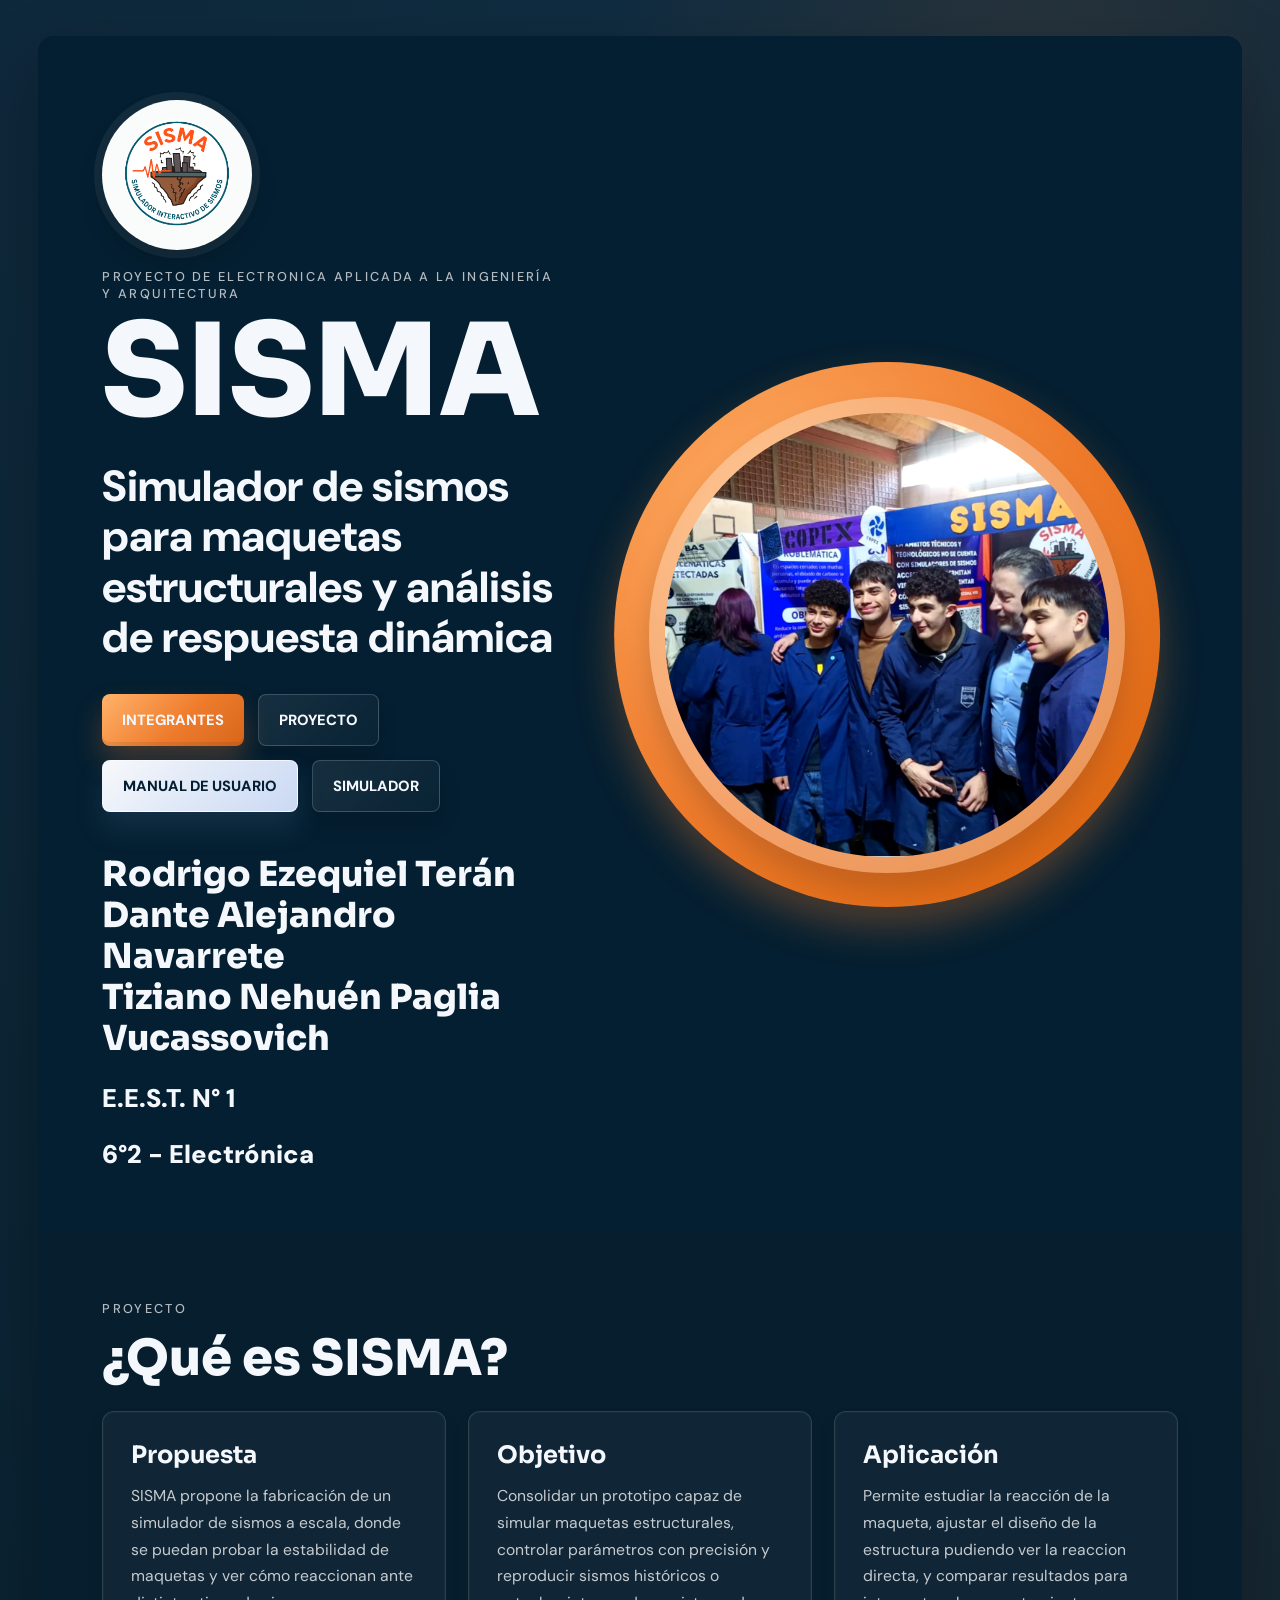
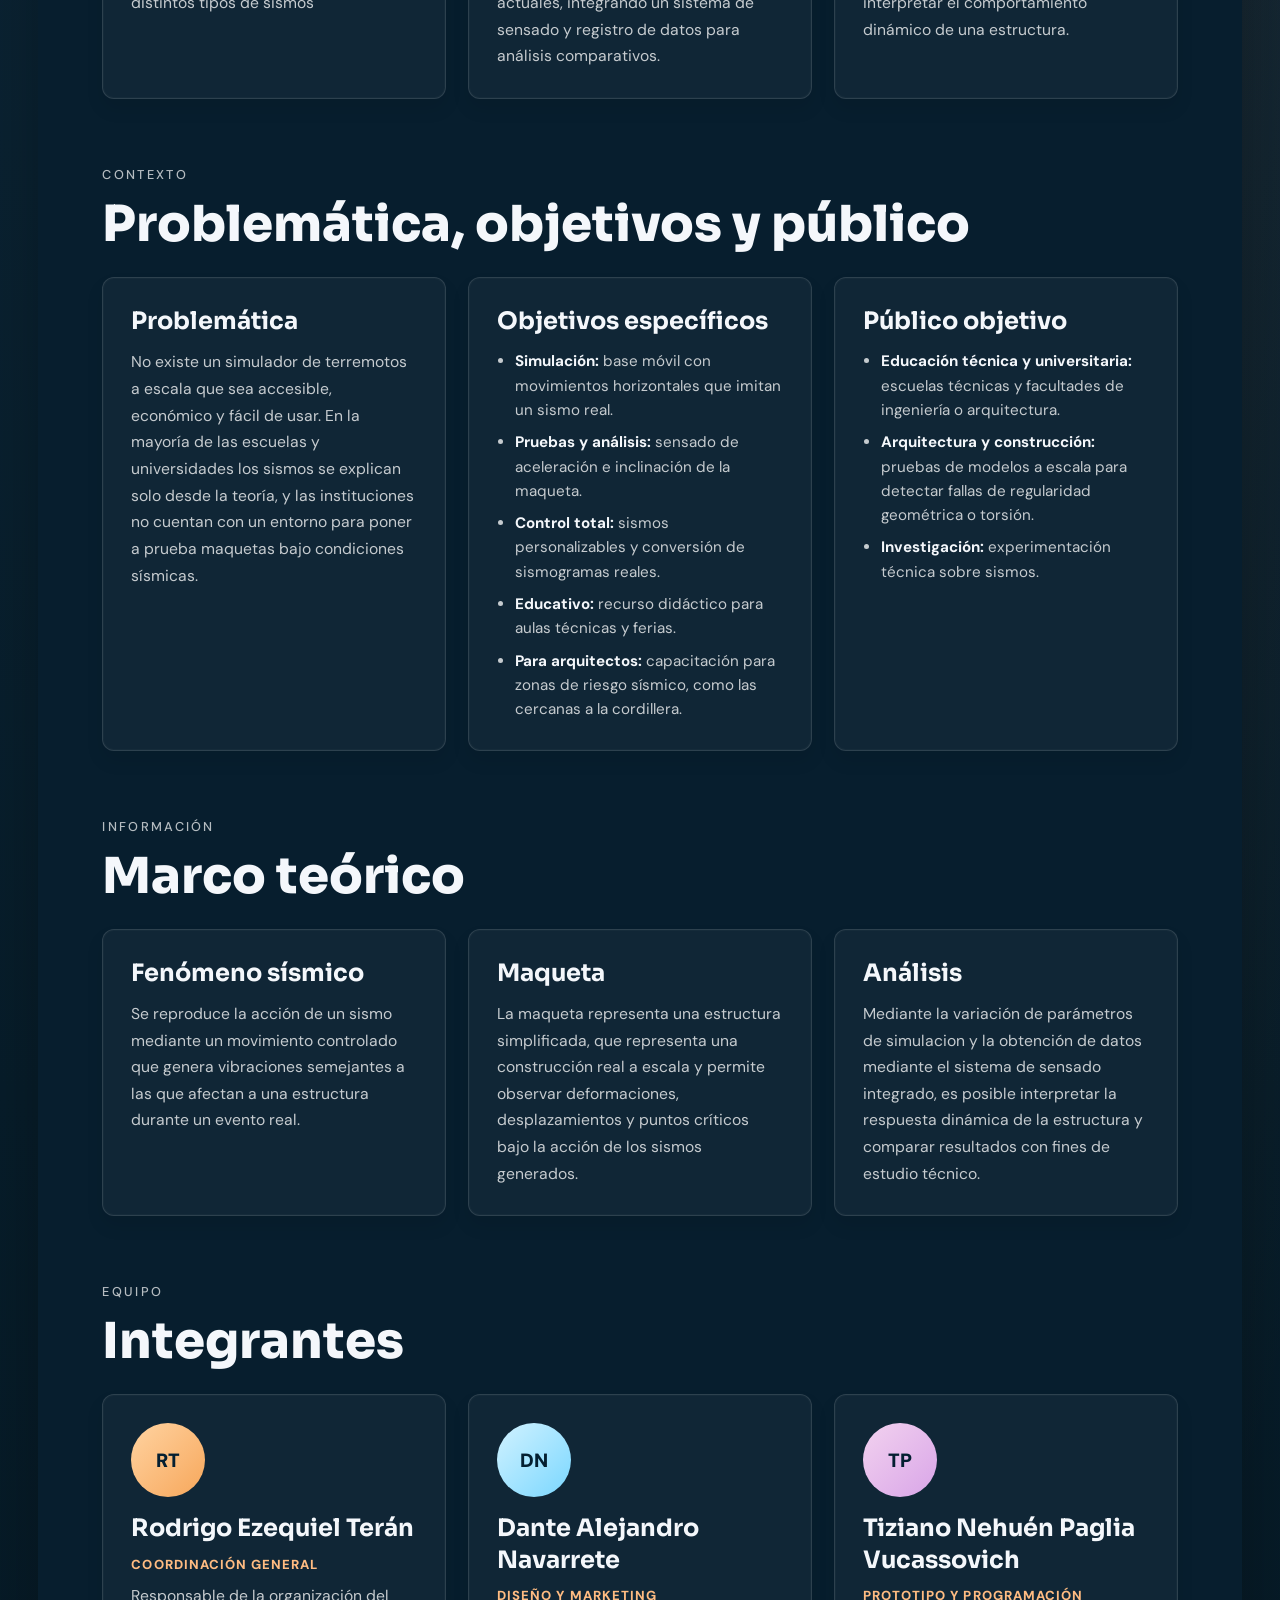
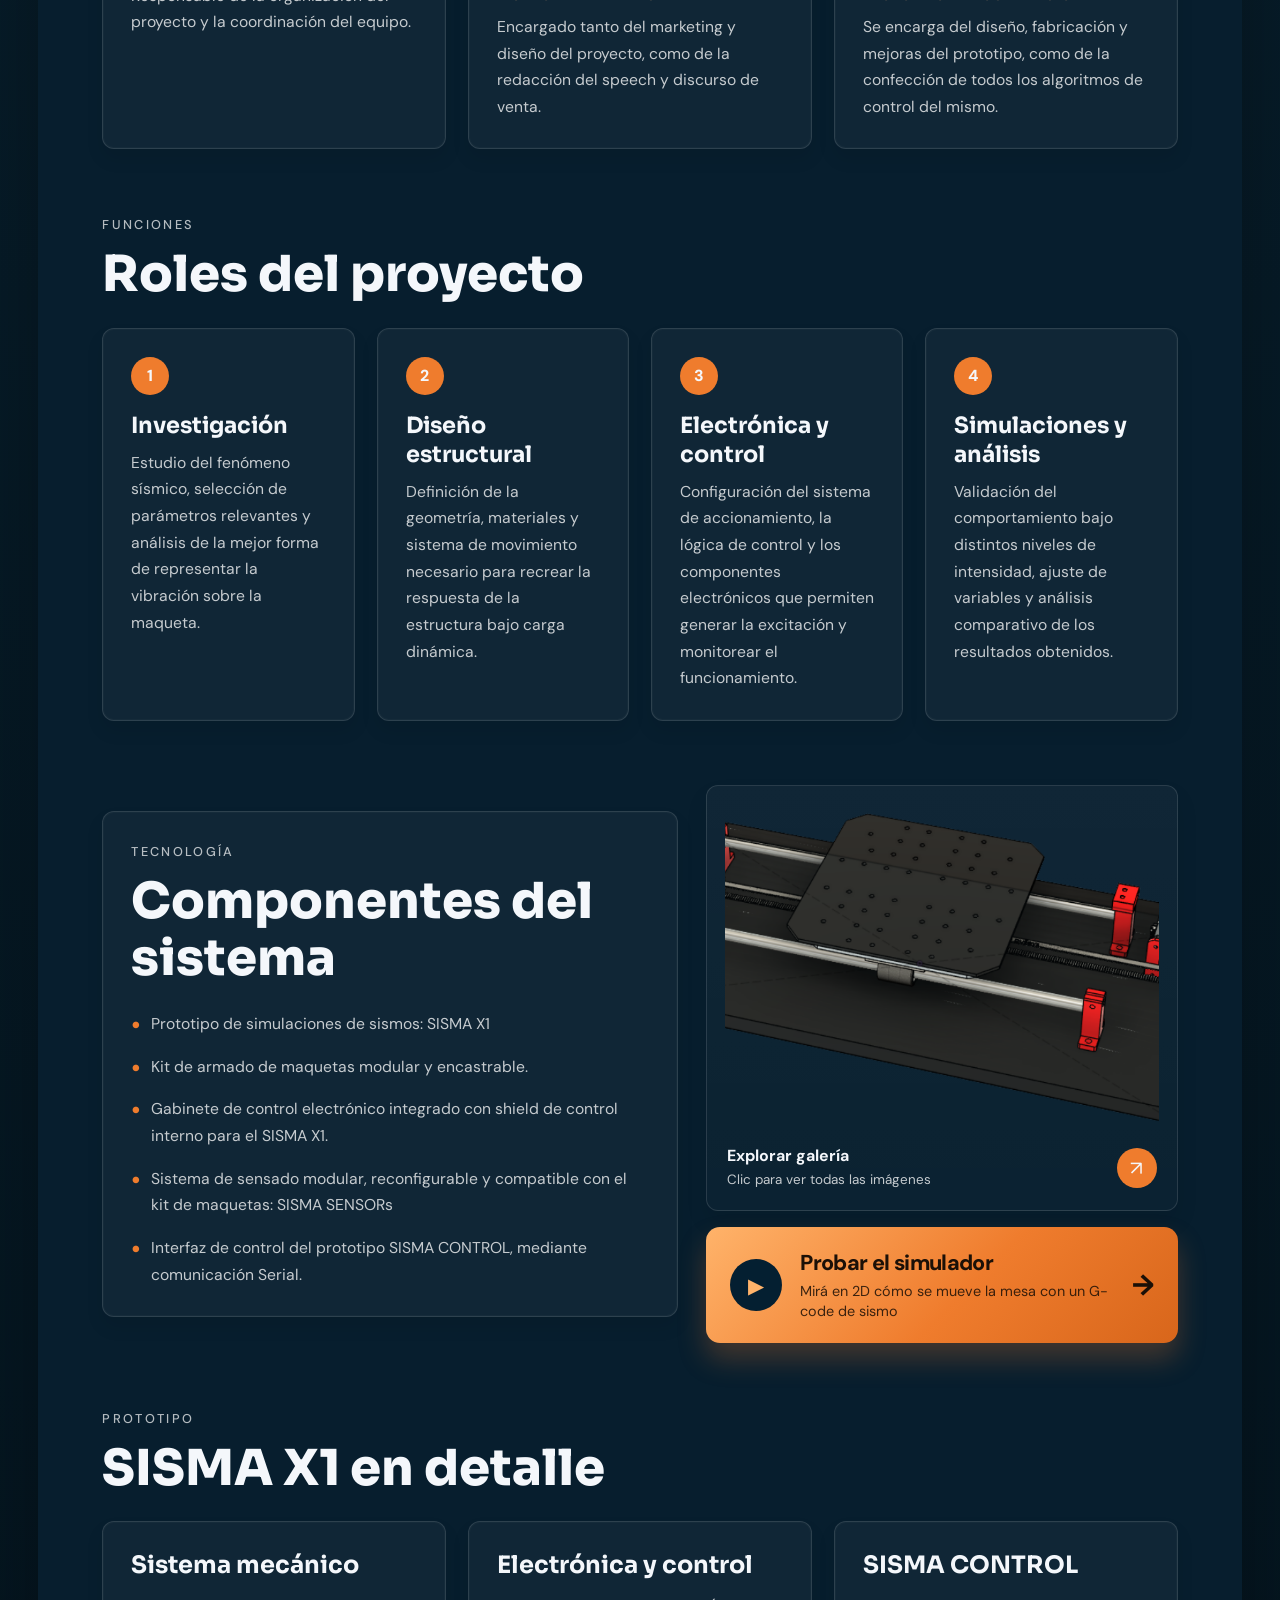
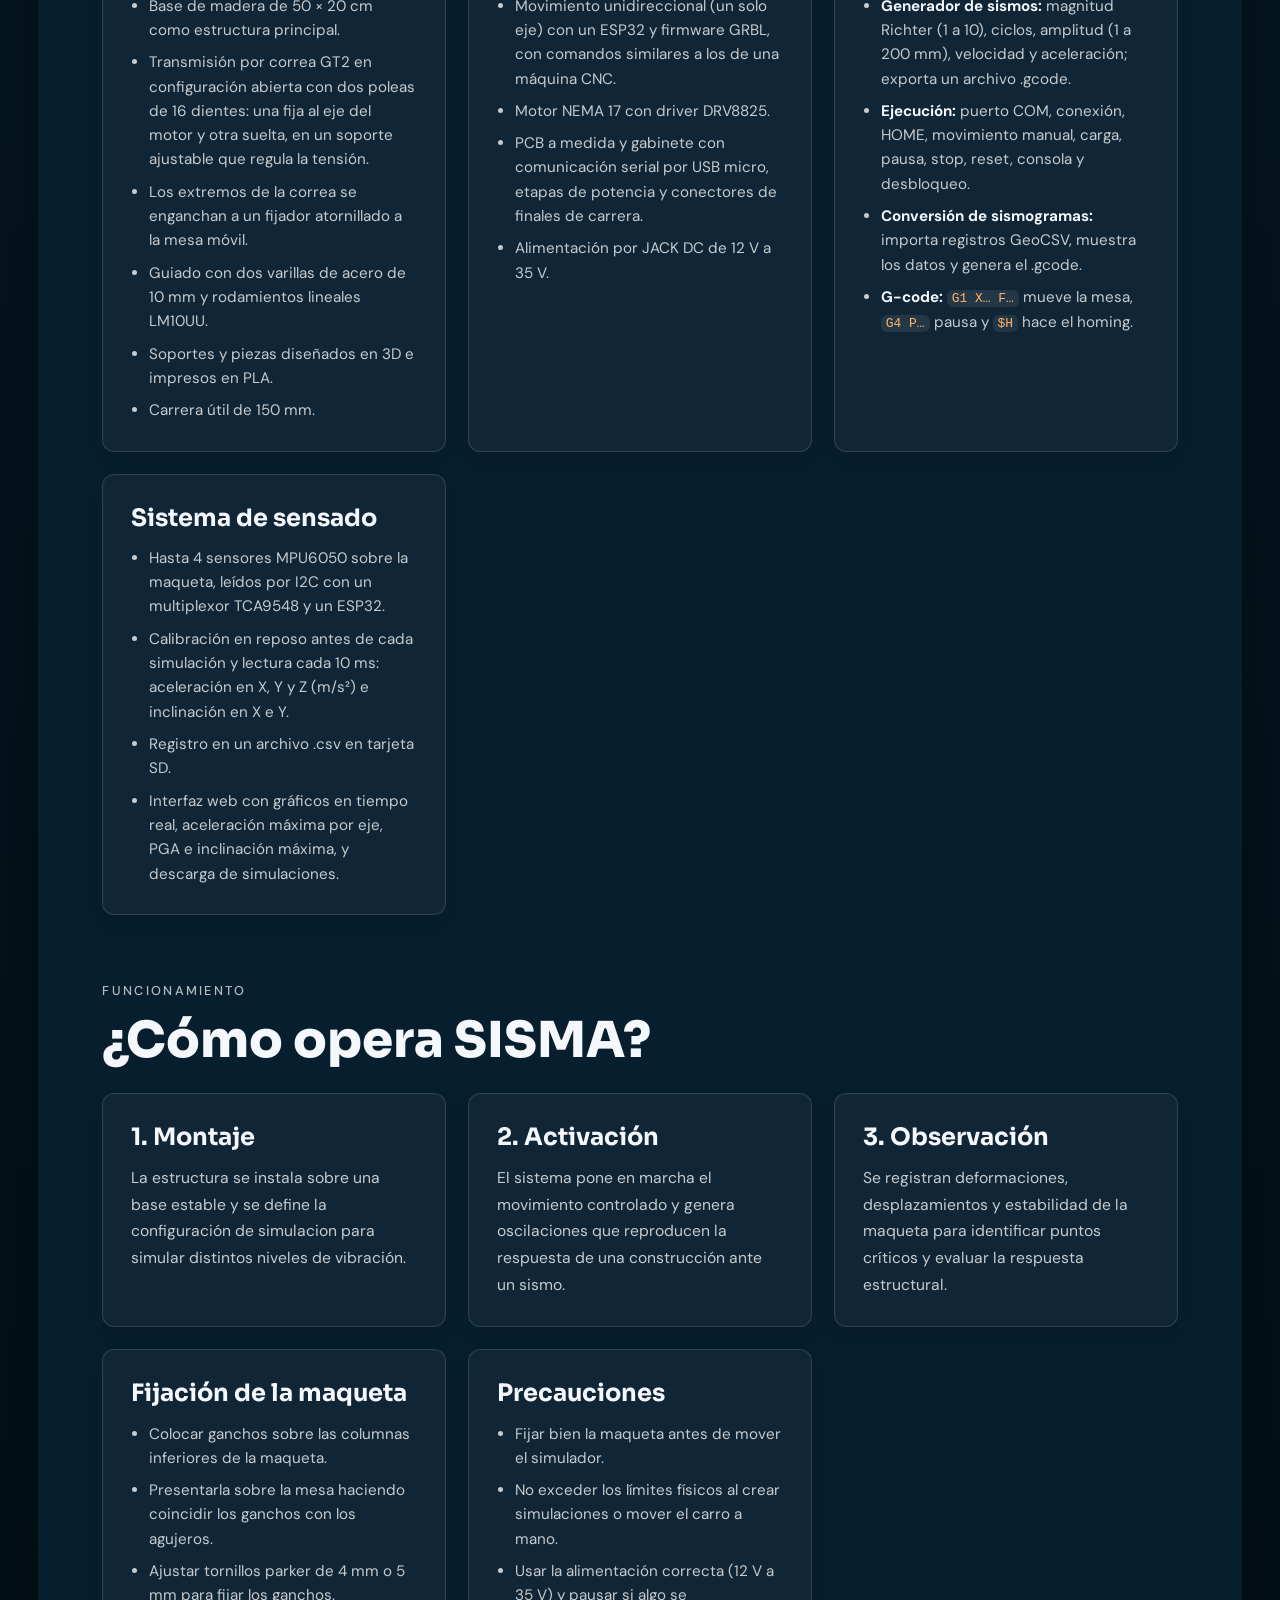
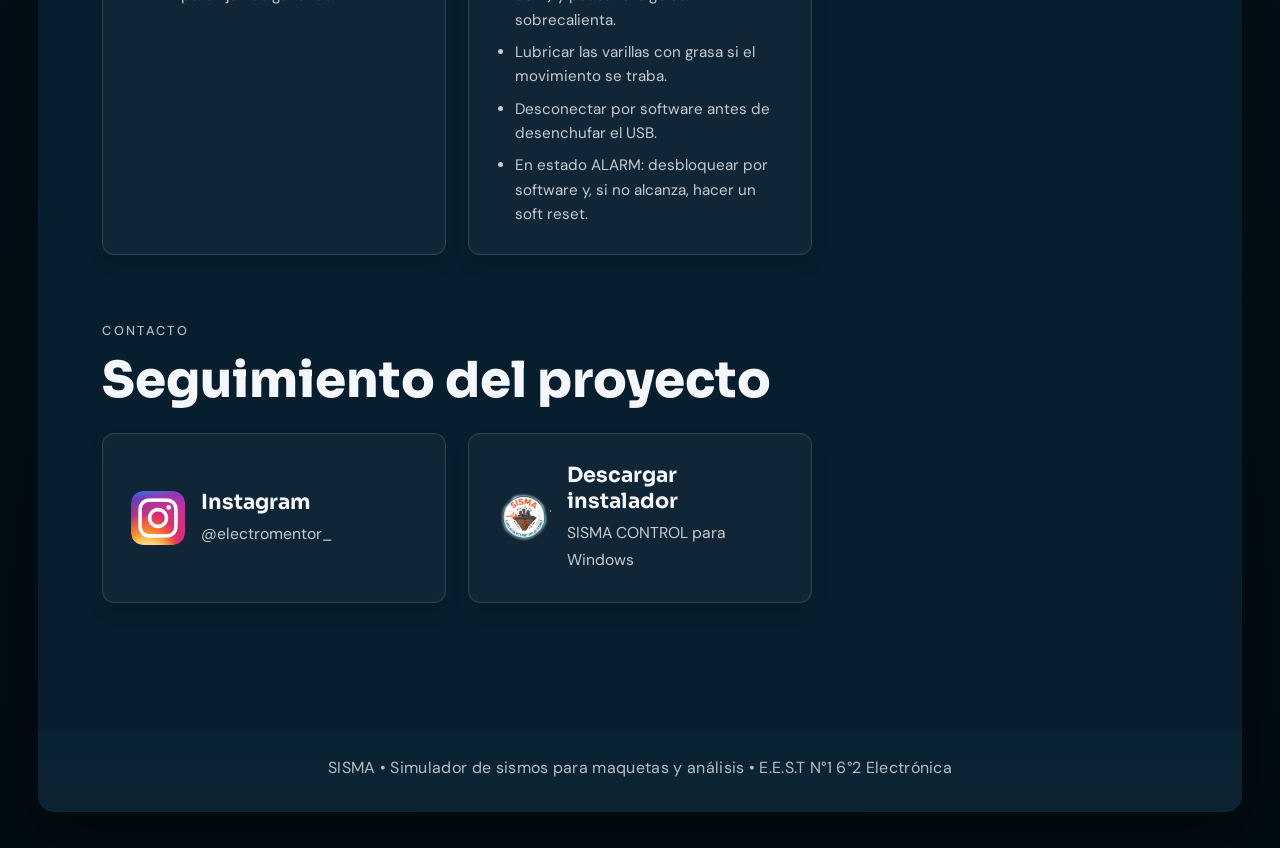
<file: index.html>
<!DOCTYPE html>
<html lang="es">

<head>
    <meta charset="UTF-8">
    <meta name="viewport" content="width=device-width, initial-scale=1.0">
    <meta name="description" content="SISMA - Simulador de sismos para maquetas y análisis.">
    <title>SISMA | Simulador Interactivo de Sismos</title>
    <link rel="icon" href="Logo 3.png" type="image/png">
    <link rel="preconnect" href="https://fonts.googleapis.com">
    <link rel="preconnect" href="https://fonts.gstatic.com" crossorigin>
    <link href="https://fonts.googleapis.com/css2?family=DM+Sans:wght@400;500;600;700;800&family=Sora:wght@400;500;600;700;800&display=swap" rel="stylesheet">
    <link rel="stylesheet" href="style.css">
</head>

<body>
    <div class="page-shell">
        <header class="hero" id="inicio">
            <div class="hero-left">
                <div class="brand-badge">
                    <img src="Logo 3.png" alt="Logo SISMA">
                </div>

                <div class="eyebrow">Proyecto de electronica aplicada a la ingeniería y arquitectura</div>
                <h1 class="big-title">SISMA</h1>

                <p class="hero-copy">Simulador de sismos para maquetas estructurales y análisis de respuesta dinámica</p>

                <div class="hero-actions">
                    <a class="button primary" href="#equipo">Integrantes</a>
                    <a class="button secondary" href="#proyecto">Proyecto</a>
                    <a class="button tertiary" href="manual.html" target="_blank" rel="noopener">Manual de usuario</a>
                    <a class="button secondary" href="simulador.html">Simulador</a>
                </div>

                <div class="team-summary" id="equipo">
                    <h3>
                        Rodrigo Ezequiel Terán<br>
                        Dante Alejandro Navarrete<br>
                        Tiziano Nehuén Paglia Vucassovich
                    </h3>
                </div>

                <div class="school-line">E.E.S.T. N° 1</div>
                <div class="school-line">6°2 - Electrónica</div>
            </div>
            <div class="hero-right">
                <div class="photo-scene">
                    <div class="photo-frame">
                        <img src="Feria Regional 2025.png" alt="Feria Regional SISMA">
                    </div>
                </div>
            </div>

            
        </header>

        <main class="main-content">
            <section class="section" id="proyecto">
                <div class="section-head">
                    <p class="kicker">Proyecto</p>
                    <h2>¿Qué es SISMA?</h2>
                </div>

                <div class="info-grid">

                    <article class="info-card">
                        <h3>Propuesta</h3>
                        <p>SISMA propone la fabricación de un simulador de sismos a escala, donde se puedan probar la estabilidad de maquetas y ver cómo reaccionan ante distintos tipos de sismos</p>
                    </article>

                    <article class="info-card">
                        <h3>Objetivo</h3>
                        <p>Consolidar un prototipo capaz de simular maquetas estructurales, controlar parámetros con precisión y reproducir sismos históricos o actuales, integrando un sistema de sensado y registro de datos para análisis comparativos.</p>
                    </article>

                    

                    <article class="info-card">
                        <h3>Aplicación</h3>
                        <p>Permite estudiar la reacción de la maqueta, ajustar el diseño de la estructura pudiendo ver la reaccion directa, y comparar resultados para interpretar el comportamiento dinámico de una estructura.</p>
                    </article>
                </div>
            </section>

            <section class="section">
                <div class="section-head">
                    <p class="kicker">Contexto</p>
                    <h2>Problemática, objetivos y público</h2>
                </div>

                <div class="info-grid">
                    <article class="info-card">
                        <h3>Problemática</h3>
                        <p>No existe un simulador de terremotos a escala que sea accesible, económico y fácil de usar. En la mayoría de las escuelas y universidades los sismos se explican solo desde la teoría, y las instituciones no cuentan con un entorno para poner a prueba maquetas bajo condiciones sísmicas.</p>
                    </article>

                    <article class="info-card">
                        <h3>Objetivos específicos</h3>
                        <ul>
                            <li><strong>Simulación:</strong> base móvil con movimientos horizontales que imitan un sismo real.</li>
                            <li><strong>Pruebas y análisis:</strong> sensado de aceleración e inclinación de la maqueta.</li>
                            <li><strong>Control total:</strong> sismos personalizables y conversión de sismogramas reales.</li>
                            <li><strong>Educativo:</strong> recurso didáctico para aulas técnicas y ferias.</li>
                            <li><strong>Para arquitectos:</strong> capacitación para zonas de riesgo sísmico, como las cercanas a la cordillera.</li>
                        </ul>
                    </article>

                    <article class="info-card">
                        <h3>Público objetivo</h3>
                        <ul>
                            <li><strong>Educación técnica y universitaria:</strong> escuelas técnicas y facultades de ingeniería o arquitectura.</li>
                            <li><strong>Arquitectura y construcción:</strong> pruebas de modelos a escala para detectar fallas de regularidad geométrica o torsión.</li>
                            <li><strong>Investigación:</strong> experimentación técnica sobre sismos.</li>
                        </ul>
                    </article>
                </div>
            </section>

            <section class="section">
                <div class="section-head">
                    <p class="kicker">Información</p>
                    <h2>Marco teórico</h2>
                </div>

                <div class="info-grid">
                    <article class="info-card">
                        <h3>Fenómeno sísmico</h3>
                        <p>Se reproduce la acción de un sismo mediante un movimiento controlado que genera vibraciones semejantes a las que afectan a una estructura durante un evento real.</p>
                    </article>

                    <article class="info-card">
                        <h3>Maqueta</h3>
                        <p>La maqueta representa una estructura simplificada, que representa una construcción real a escala y permite observar deformaciones, desplazamientos y puntos críticos bajo la acción de los sismos generados.</p>
                    </article>

                    <article class="info-card">
                        <h3>Análisis</h3>
                        <p>Mediante la variación de parámetros de simulacion y la obtención de datos mediante el sistema de sensado integrado, es posible interpretar la respuesta dinámica de la estructura y comparar resultados con fines de estudio técnico.</p>
                    </article>
                </div>
            </section>

            <section class="section">
                <div class="section-head">
                    <p class="kicker">Equipo</p>
                    <h2>Integrantes</h2>
                </div>

                <div class="team-grid">
                    <article class="member-card">
                        <div class="avatar avatar-one">RT</div>
                        <h3>Rodrigo Ezequiel Terán</h3>
                        <span class="role">Coordinación general</span>
                        <p>Responsable de la organización del proyecto y la coordinación del equipo.</p>
                    </article>

                    <article class="member-card">
                        <div class="avatar avatar-two">DN</div>
                        <h3>Dante Alejandro Navarrete</h3>
                        <span class="role">Diseño y marketing</span>
                        <p>Encargado tanto del marketing y diseño del proyecto, como de la redacción del speech y discurso de venta.</p>
                    </article>

                    <article class="member-card">
                        <div class="avatar avatar-three">TP</div>
                        <h3>Tiziano Nehuén Paglia Vucassovich</h3>
                        <span class="role">Prototipo y programación</span>
                        <p>Se encarga del diseño, fabricación y mejoras del prototipo, como de la confección de todos los algoritmos de control del mismo.</p>
                    </article>
                </div>
            </section>

            <section class="section">
                <div class="section-head">
                    <p class="kicker">Funciones</p>
                    <h2>Roles del proyecto</h2>
                </div>

                <div class="role-grid">
                    <article class="role-card">
                        <span class="role-tag">1</span>
                        <h3>Investigación</h3>
                        <p>Estudio del fenómeno sísmico, selección de parámetros relevantes y análisis de la mejor forma de representar la vibración sobre la maqueta.</p>
                    </article>

                    <article class="role-card">
                        <span class="role-tag">2</span>
                        <h3>Diseño estructural</h3>
                        <p>Definición de la geometría, materiales y sistema de movimiento necesario para recrear la respuesta de la estructura bajo carga dinámica.</p>
                    </article>

                    <article class="role-card">
                        <span class="role-tag">3</span>
                        <h3>Electrónica y control</h3>
                        <p>Configuración del sistema de accionamiento, la lógica de control y los componentes electrónicos que permiten generar la excitación y monitorear el funcionamiento.</p>
                    </article>

                    <article class="role-card">
                        <span class="role-tag">4</span>
                        <h3>Simulaciones y análisis</h3>
                        <p>Validación del comportamiento bajo distintos niveles de intensidad, ajuste de variables y análisis comparativo de los resultados obtenidos.</p>
                    </article>
                </div>
            </section>

            <section class="section split-section">
                <div class="tech-panel">
                    <div class="section-head left-aligned">
                        <p class="kicker">Tecnología</p>
                        <h2>Componentes del sistema</h2>
                    </div>

                    <ul class="tech-list">
                        <li>Prototipo de simulaciones de sismos: SISMA X1</li>
                        <li>Kit de armado de maquetas modular y encastrable.</li>
                        <li>Gabinete de control electrónico integrado con shield de control interno para el SISMA X1.</li>
                        <li>Sistema de sensado modular, reconfigurable y compatible con el kit de maquetas: SISMA SENSORs</li>
                        <li>Interfaz de control del prototipo SISMA CONTROL, mediante comunicación Serial.</li>
                    </ul>
                </div>

                <div class="prototype-col">
                    <a class="prototype-link" href="galeria.html" aria-label="Ver todas las imágenes del prototipo SISMA">
                        <div class="prototype-panel">
                            <img src="Prototipo.png" alt="Prototipo SISMA">
                            <span class="prototype-cta">
                                <span>
                                    <strong>Explorar galería</strong>
                                    <small>Clic para ver todas las imágenes</small>
                                </span>
                                <span class="prototype-cta-arrow" aria-hidden="true">↗</span>
                            </span>
                        </div>
                    </a>

                    <a class="sim-cta" href="simulador.html">
                        <span class="sim-cta-icon" aria-hidden="true">▶</span>
                        <span>
                            <strong>Probar el simulador</strong>
                            <small>Mirá en 2D cómo se mueve la mesa con un G-code de sismo</small>
                        </span>
                        <span class="sim-cta-arrow" aria-hidden="true">→</span>
                    </a>
                </div>
            </section>

            <section class="section">
                <div class="section-head">
                    <p class="kicker">Prototipo</p>
                    <h2>SISMA X1 en detalle</h2>
                </div>

                <div class="info-grid">
                    <article class="info-card">
                        <h3>Sistema mecánico</h3>
                        <ul>
                            <li>Base de madera de 50 × 20 cm como estructura principal.</li>
                            <li>Transmisión por correa GT2 en configuración abierta con dos poleas de 16 dientes: una fija al eje del motor y otra suelta, en un soporte ajustable que regula la tensión.</li>
                            <li>Los extremos de la correa se enganchan a un fijador atornillado a la mesa móvil.</li>
                            <li>Guiado con dos varillas de acero de 10 mm y rodamientos lineales LM10UU.</li>
                            <li>Soportes y piezas diseñados en 3D e impresos en PLA.</li>
                            <li>Carrera útil de 150 mm.</li>
                        </ul>
                    </article>

                    <article class="info-card">
                        <h3>Electrónica y control</h3>
                        <ul>
                            <li>Movimiento unidireccional (un solo eje) con un ESP32 y firmware GRBL, con comandos similares a los de una máquina CNC.</li>
                            <li>Motor NEMA 17 con driver DRV8825.</li>
                            <li>PCB a medida y gabinete con comunicación serial por USB micro, etapas de potencia y conectores de finales de carrera.</li>
                            <li>Alimentación por JACK DC de 12 V a 35 V.</li>
                        </ul>
                    </article>

                    <article class="info-card">
                        <h3>SISMA CONTROL</h3>
                        <ul>
                            <li><strong>Generador de sismos:</strong> magnitud Richter (1 a 10), ciclos, amplitud (1 a 200 mm), velocidad y aceleración; exporta un archivo .gcode.</li>
                            <li><strong>Ejecución:</strong> puerto COM, conexión, HOME, movimiento manual, carga, pausa, stop, reset, consola y desbloqueo.</li>
                            <li><strong>Conversión de sismogramas:</strong> importa registros GeoCSV, muestra los datos y genera el .gcode.</li>
                            <li><strong>G-code:</strong> <code>G1 X… F…</code> mueve la mesa, <code>G4 P…</code> pausa y <code>$H</code> hace el homing.</li>
                        </ul>
                    </article>

                    <article class="info-card">
                        <h3>Sistema de sensado</h3>
                        <ul>
                            <li>Hasta 4 sensores MPU6050 sobre la maqueta, leídos por I2C con un multiplexor TCA9548 y un ESP32.</li>
                            <li>Calibración en reposo antes de cada simulación y lectura cada 10 ms: aceleración en X, Y y Z (m/s²) e inclinación en X e Y.</li>
                            <li>Registro en un archivo .csv en tarjeta SD.</li>
                            <li>Interfaz web con gráficos en tiempo real, aceleración máxima por eje, PGA e inclinación máxima, y descarga de simulaciones.</li>
                        </ul>
                    </article>
                </div>
            </section>

            <section class="section">
                <div class="section-head">
                    <p class="kicker">Funcionamiento</p>
                    <h2>¿Cómo opera SISMA?</h2>
                </div>

                <div class="info-grid">
                    <article class="info-card">
                        <h3>1. Montaje</h3>
                        <p>La estructura se instala sobre una base estable y se define la configuración de simulacion para simular distintos niveles de vibración.</p>
                    </article>

                    <article class="info-card">
                        <h3>2. Activación</h3>
                        <p>El sistema pone en marcha el movimiento controlado y genera oscilaciones que reproducen la respuesta de una construcción ante un sismo.</p>
                    </article>

                    <article class="info-card">
                        <h3>3. Observación</h3>
                        <p>Se registran deformaciones, desplazamientos y estabilidad de la maqueta para identificar puntos críticos y evaluar la respuesta estructural.</p>
                    </article>

                    <article class="info-card">
                        <h3>Fijación de la maqueta</h3>
                        <ul>
                            <li>Colocar ganchos sobre las columnas inferiores de la maqueta.</li>
                            <li>Presentarla sobre la mesa haciendo coincidir los ganchos con los agujeros.</li>
                            <li>Ajustar tornillos parker de 4 mm o 5 mm para fijar los ganchos.</li>
                        </ul>
                    </article>

                    <article class="info-card">
                        <h3>Precauciones</h3>
                        <ul>
                            <li>Fijar bien la maqueta antes de mover el simulador.</li>
                            <li>No exceder los límites físicos al crear simulaciones o mover el carro a mano.</li>
                            <li>Usar la alimentación correcta (12 V a 35 V) y pausar si algo se sobrecalienta.</li>
                            <li>Lubricar las varillas con grasa si el movimiento se traba.</li>
                            <li>Desconectar por software antes de desenchufar el USB.</li>
                            <li>En estado ALARM: desbloquear por software y, si no alcanza, hacer un soft reset.</li>
                        </ul>
                    </article>
                </div>
            </section>

            <section class="section">
                <div class="section-head">
                    <p class="kicker">Contacto</p>
                    <h2>Seguimiento del proyecto</h2>
                </div>

                <div class="contact-grid">
                    <a class="contact-card" href="https://www.instagram.com/electromentor_/" target="_blank" rel="noopener" aria-label="Instagram SISMA">
                        <img src="instagram.png" alt="Instagram SISMA">
                        <div>
                            <h3>Instagram</h3>
                            <span>@electromentor_</span>
                        </div>
                    </a>

                    <a class="contact-card" href="https://github.com/Nehuen1212/SISMA-WEB/releases/latest/download/sisma_installer.exe" download aria-label="Descargar el instalador de SISMA CONTROL">
                        <img src="Logo 3.png" alt="">
                        <div>
                            <h3>Descargar instalador</h3>
                            <span>SISMA CONTROL para Windows</span>
                        </div>
                    </a>
                </div>
            </section>
        </main>

        <footer class="site-footer">
            SISMA • Simulador de sismos para maquetas y análisis • E.E.S.T N°1 6°2 Electrónica
        </footer>
    </div>
</body>

</html>
</file>
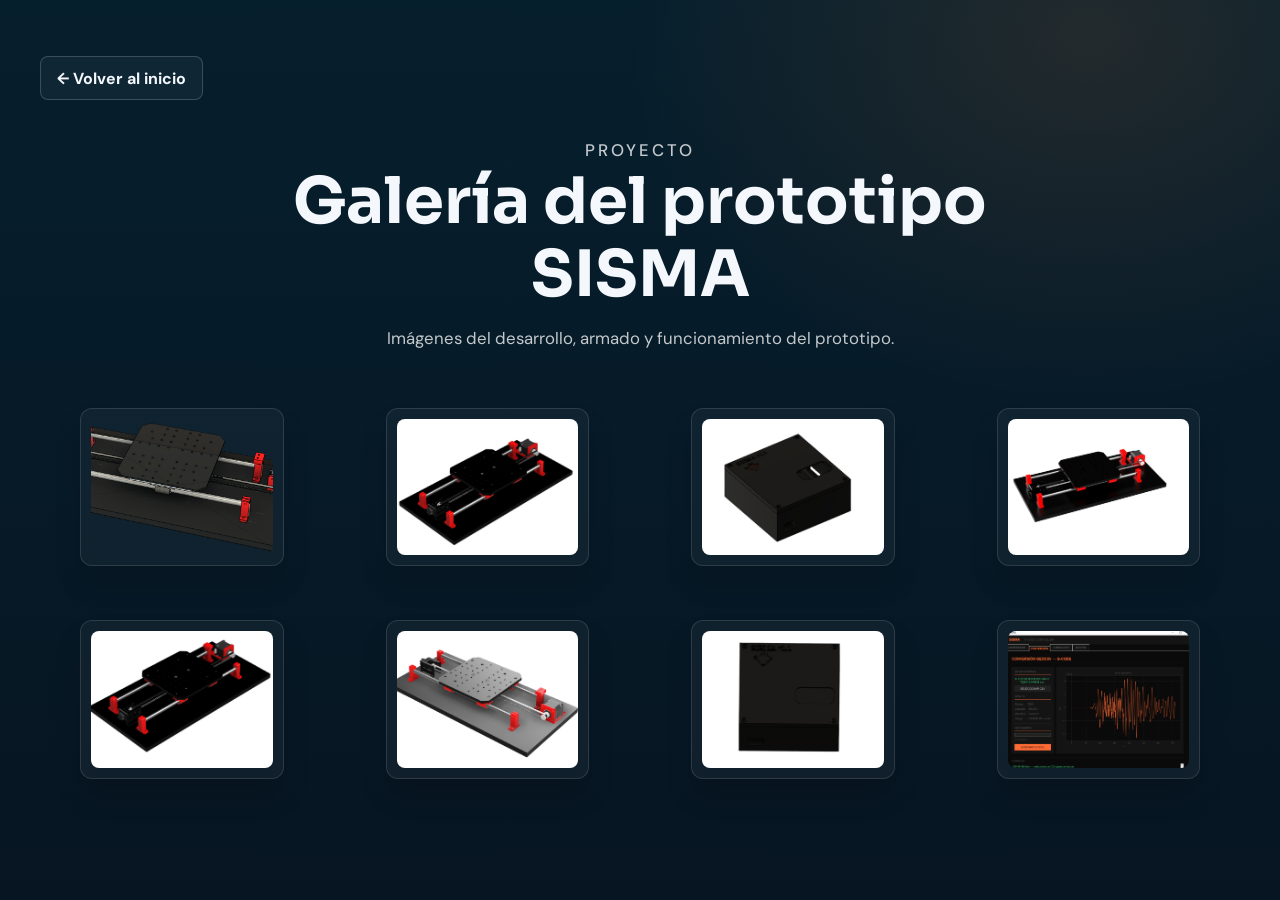
<file: galeria.html>
<!DOCTYPE html>
<html lang="es">

<head>
    <meta charset="UTF-8">
    <meta name="viewport" content="width=device-width, initial-scale=1.0">
    <title>SISMA | Galería del prototipo</title>
    <link rel="preconnect" href="https://fonts.googleapis.com">
    <link rel="preconnect" href="https://fonts.gstatic.com" crossorigin>
    <link href="https://fonts.googleapis.com/css2?family=DM+Sans:wght@400;500;600;700;800&family=Sora:wght@400;500;600;700;800&display=swap" rel="stylesheet">
    <link rel="stylesheet" href="style.css">
</head>

<body class="gallery-page">
    <div class="gallery-shell">
        <a class="gallery-back" href="index.html">← Volver al inicio</a>

        <header class="gallery-header">
            <p class="kicker">Proyecto</p>
            <h1>Galería del prototipo SISMA</h1>
            <p>Imágenes del desarrollo, armado y funcionamiento del prototipo.</p>
        </header>

        <main class="gallery-grid">
            <figure class="gallery-card">
                <img src="Prototipo.png" alt="Prototipo SISMA principal">
            </figure>
            <figure class="gallery-card">
                <img src="1.png" alt="Imagen del prototipo 1">
            </figure>
            <figure class="gallery-card">
                <img src="2.png" alt="Imagen del prototipo 2">
            </figure>
            <figure class="gallery-card">
                <img src="3.png" alt="Imagen del prototipo 3">
            </figure>
            <figure class="gallery-card">
                <img src="4.png" alt="Imagen del prototipo 4">
            </figure>
            <figure class="gallery-card">
                <img src="5.png" alt="Imagen del prototipo 5">
            </figure>
            <figure class="gallery-card">
                <img src="6.png" alt="Imagen del prototipo 6">
            </figure>
            <figure class="gallery-card">
                <img src="7.png" alt="Imagen del prototipo 7">
            </figure>
        </main>
    </div>
</body>

</html>
</file>
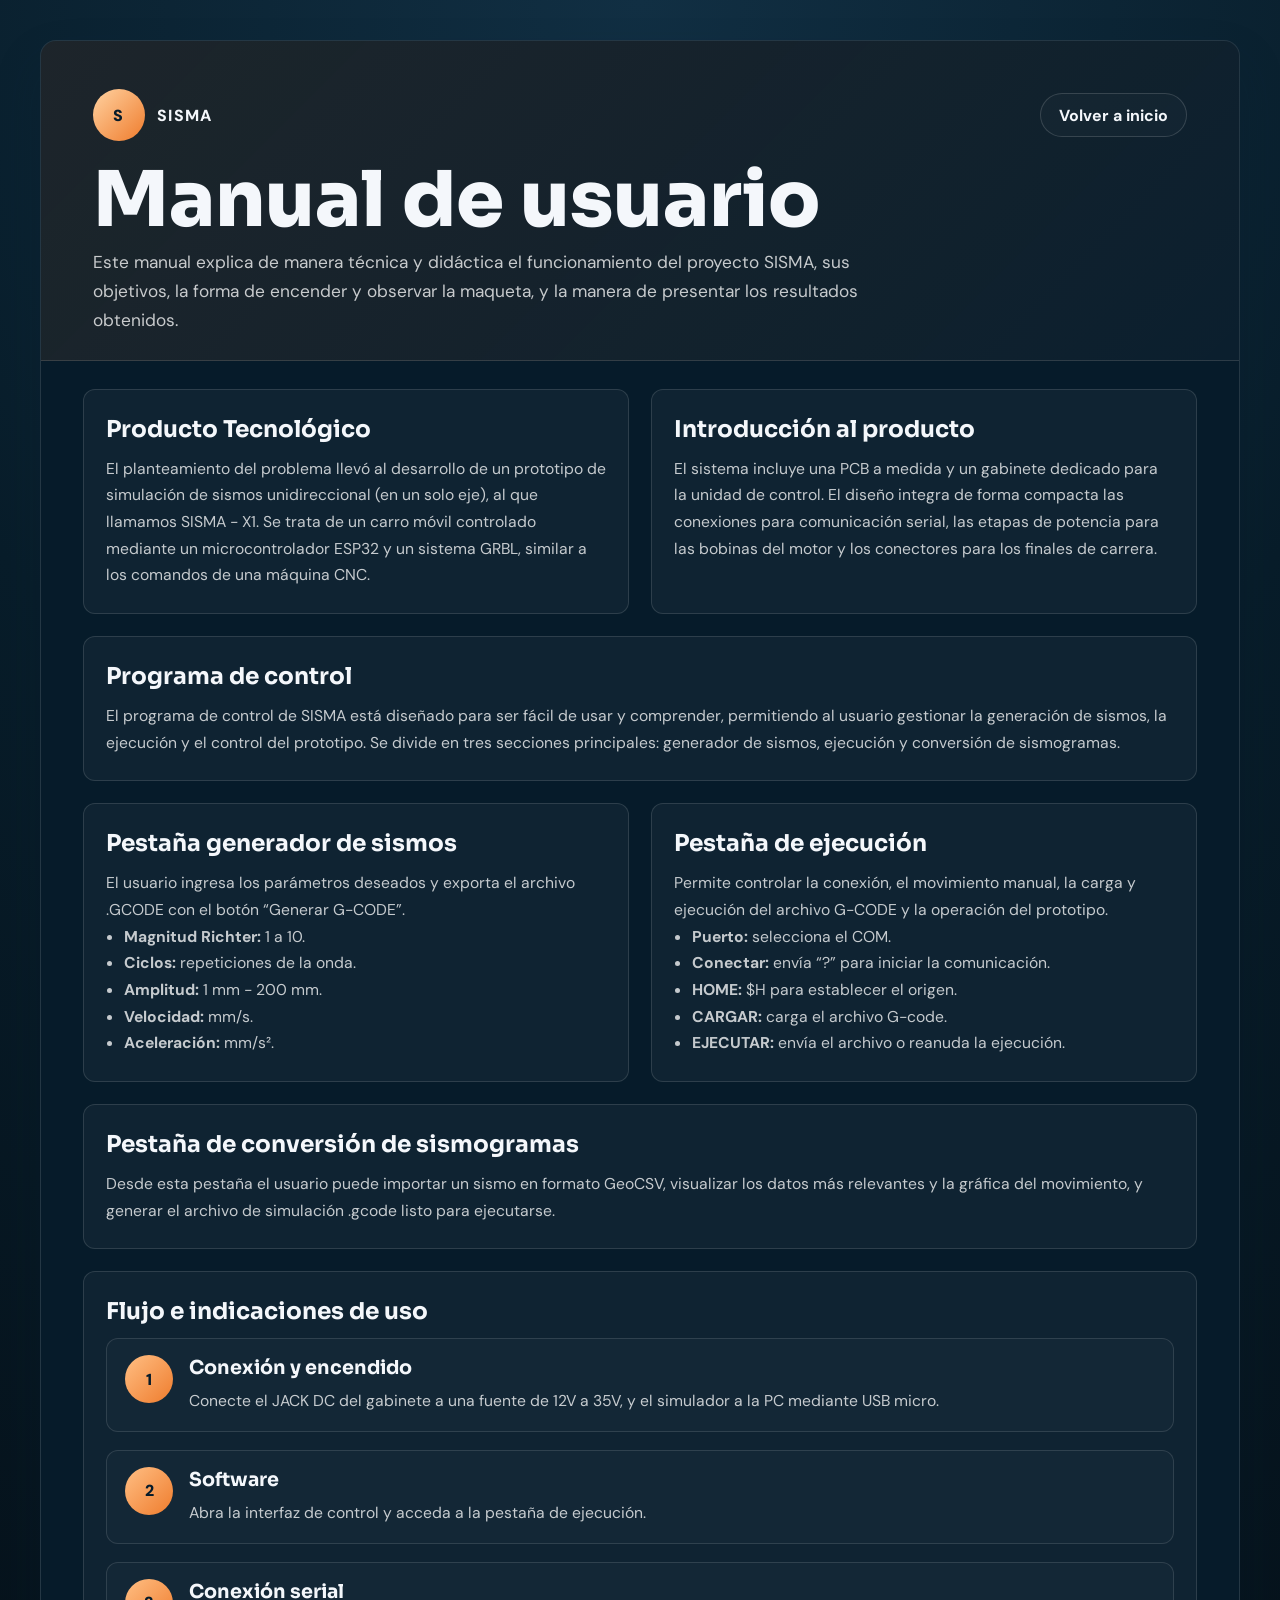
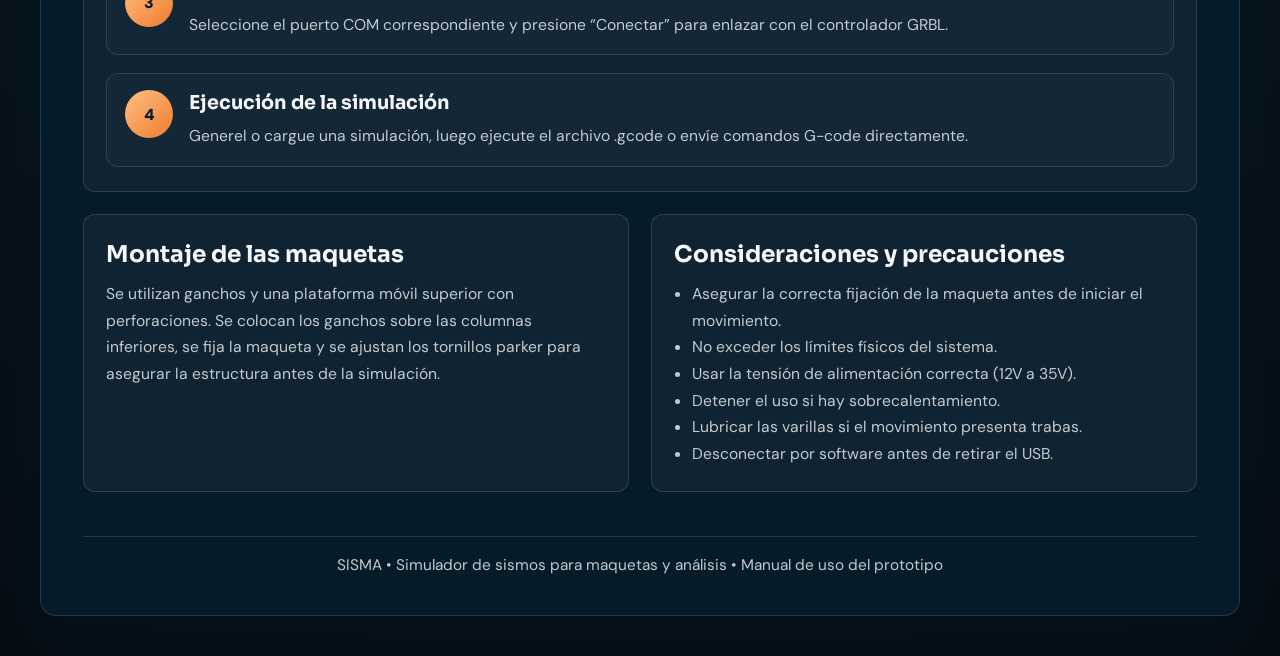
<file: manual.html>
<!DOCTYPE html>
<html lang="es">

<head>
    <meta charset="UTF-8">
    <meta name="viewport" content="width=device-width, initial-scale=1.0">
    <title>Manual de usuario | SISMA</title>
    <link rel="preconnect" href="https://fonts.googleapis.com">
    <link rel="preconnect" href="https://fonts.gstatic.com" crossorigin>
    <link href="https://fonts.googleapis.com/css2?family=DM+Sans:wght@400;500;600;700;800&family=Sora:wght@400;500;600;700;800&display=swap" rel="stylesheet">
    <style>
        :root {
            --navy: #061b2a;
            --navy-soft: #0d2d42;
            --orange: #ef7c2d;
            --white: #f4f7fb;
            --muted: rgba(255, 255, 255, 0.76);
            --panel: rgba(255, 255, 255, 0.04);
            --line: rgba(255, 255, 255, 0.12);
            --bg: #081d2a;
        }

        * { box-sizing: border-box; }
        html { scroll-behavior: smooth; }
        body {
            margin: 0;
            font-family: 'DM Sans', sans-serif;
            background: radial-gradient(circle at top, #112f43 0%, #081d2a 36%, #050d14 100%);
            color: var(--white);
        }
        a { color: inherit; text-decoration: none; }
        h1, h2, h3, p { margin: 0; }
        h1, h2, h3 { font-family: 'Sora', sans-serif; letter-spacing: 0; }

        .manual-shell {
            width: min(1200px, calc(100% - 40px));
            margin: clamp(16px, 4vw, 40px) auto;
            background: var(--navy);
            border: 1px solid var(--line);
            border-radius: 16px;
            overflow: hidden;
            box-shadow: 0 24px 48px rgba(4, 31, 49, 0.18);
        }

        .manual-header {
            padding: clamp(24px, 5vw, 48px) clamp(20px, 5vw, 52px) 24px;
            border-bottom: 1px solid var(--line);
            background: linear-gradient(135deg, rgba(239,124,45,0.10), rgba(255,255,255,0.02));
        }

        .topbar {
            display: flex;
            justify-content: space-between;
            align-items: center;
            gap: 16px;
            margin-bottom: 24px;
        }

        .brand {
            display: flex;
            align-items: center;
            gap: 12px;
            font-weight: 800;
            letter-spacing: 0.08em;
            text-transform: uppercase;
        }

        .brand-mark {
            width: 52px;
            height: 52px;
            border-radius: 50%;
            background: linear-gradient(135deg, #ffd2a1, var(--orange));
            display: grid;
            place-items: center;
            color: var(--navy);
            font-weight: 900;
        }

        .back-link {
            display: inline-flex;
            align-items: center;
            justify-content: center;
            min-height: 44px;
            padding: 0 18px;
            border-radius: 999px;
            border: 1px solid rgba(255,255,255,0.15);
            color: var(--white);
            background: rgba(255,255,255,0.02);
            font-weight: 700;
        }

        .manual-title {
            font-size: clamp(2.8rem, 6vw, 5.2rem);
            line-height: 0.92;
            letter-spacing: 0;
            font-weight: 900;
            margin-bottom: 12px;
        }

        .manual-subtitle {
            font-size: 1.08rem;
            line-height: 1.7;
            color: var(--muted);
            max-width: 820px;
        }

        .manual-body {
            display: grid;
            gap: 22px;
            padding: 28px 42px 40px;
        }

        .manual-grid {
            display: grid;
            grid-template-columns: repeat(2, minmax(0, 1fr));
            gap: 22px;
            margin: 0;
        }

        .manual-card {
            background: var(--panel);
            border: 1px solid var(--line);
            border-radius: 12px;
            padding: 24px 22px;
        }

        .manual-card h3 {
            font-size: 1.45rem;
            letter-spacing: 0;
            margin-bottom: 12px;
        }

        .manual-card p,
        .manual-card li {
            color: var(--muted);
            line-height: 1.7;
            font-size: 0.98rem;
        }

        .manual-card ul {
            padding-left: 18px;
            margin: 0;
        }

        .manual-steps {
            margin-top: 10px;
            display: grid;
            gap: 18px;
        }

        .step {
            display: grid;
            grid-template-columns: 48px 1fr;
            gap: 16px;
            align-items: start;
            padding: 16px 18px;
            border: 1px solid var(--line);
            border-radius: 12px;
            background: rgba(255,255,255,0.02);
        }

        .step-num {
            width: 48px;
            height: 48px;
            display: grid;
            place-items: center;
            border-radius: 50%;
            background: linear-gradient(135deg, #ffbf84, var(--orange));
            color: var(--navy);
            font-weight: 900;
        }

        .step h3 {
            font-size: 1.2rem;
            margin-bottom: 8px;
        }

        .footer-note {
            margin-top: 22px;
            padding-top: 18px;
            border-top: 1px solid var(--line);
            color: var(--muted);
            text-align: center;
            font-size: 0.96rem;
        }

        @media (max-width: 780px) {
            .manual-grid {
                grid-template-columns: 1fr;
            }
            .manual-header, .manual-body {
                padding-left: 20px;
                padding-right: 20px;
            }
            .topbar {
                flex-direction: column;
                align-items: flex-start;
            }
            .manual-body {
                padding-top: 22px;
                padding-bottom: 28px;
            }
        }

        @media (max-width: 480px) {
            .manual-shell {
                width: calc(100% - 20px);
                margin: 10px auto;
                border-radius: 12px;
            }
            .manual-header, .manual-body {
                padding-left: 16px;
                padding-right: 16px;
            }
            .manual-title {
                font-size: clamp(2.35rem, 12vw, 3.2rem);
                line-height: 1;
            }
            .manual-card {
                padding: 18px 16px;
            }
            .step {
                grid-template-columns: 40px minmax(0, 1fr);
                gap: 12px;
                padding: 14px;
            }
            .step-num {
                width: 40px;
                height: 40px;
            }
        }
    </style>
</head>

<body>
    <div class="manual-shell">
        <header class="manual-header">
            <div class="topbar">
                <div class="brand">
                    <div class="brand-mark">S</div>
                    SISMA
                </div>
                <a class="back-link" href="index.html">Volver a inicio</a>
            </div>

            <h1 class="manual-title">Manual de usuario</h1>
            <p class="manual-subtitle">
                Este manual explica de manera técnica y didáctica el funcionamiento del proyecto SISMA,
                sus objetivos, la forma de encender y observar la maqueta, y la manera de presentar los resultados obtenidos.
            </p>
        </header>

        <main class="manual-body">
            <section class="manual-grid">
                <article class="manual-card">
                    <h3>Producto Tecnológico</h3>
                    <p>
                        El planteamiento del problema llevó al desarrollo de un prototipo de simulación de sismos unidireccional (en un solo eje),
                        al que llamamos SISMA - X1. Se trata de un carro móvil controlado mediante un microcontrolador ESP32 y un sistema GRBL,
                        similar a los comandos de una máquina CNC.
                    </p>
                </article>

                <article class="manual-card">
                    <h3>Introducción al producto</h3>
                    <p>
                        El sistema incluye una PCB a medida y un gabinete dedicado para la unidad de control. El diseño integra de forma compacta
                        las conexiones para comunicación serial, las etapas de potencia para las bobinas del motor y los conectores para los finales de carrera.
                    </p>
                </article>
            </section>

            <section class="manual-card">
                <h3>Programa de control</h3>
                <p>
                    El programa de control de SISMA está diseñado para ser fácil de usar y comprender, permitiendo al usuario gestionar la generación
                    de sismos, la ejecución y el control del prototipo. Se divide en tres secciones principales: generador de sismos, ejecución y conversión de sismogramas.
                </p>
            </section>

            <section class="manual-grid">
                <article class="manual-card">
                    <h3>Pestaña generador de sismos</h3>
                    <p>El usuario ingresa los parámetros deseados y exporta el archivo .GCODE con el botón “Generar G-CODE”.</p>
                    <ul>
                        <li><strong>Magnitud Richter:</strong> 1 a 10.</li>
                        <li><strong>Ciclos:</strong> repeticiones de la onda.</li>
                        <li><strong>Amplitud:</strong> 1 mm - 200 mm.</li>
                        <li><strong>Velocidad:</strong> mm/s.</li>
                        <li><strong>Aceleración:</strong> mm/s².</li>
                    </ul>
                </article>

                <article class="manual-card">
                    <h3>Pestaña de ejecución</h3>
                    <p>Permite controlar la conexión, el movimiento manual, la carga y ejecución del archivo G-CODE y la operación del prototipo.</p>
                    <ul>
                        <li><strong>Puerto:</strong> selecciona el COM.</li>
                        <li><strong>Conectar:</strong> envía “?” para iniciar la comunicación.</li>
                        <li><strong>HOME:</strong> $H para establecer el origen.</li>
                        <li><strong>CARGAR:</strong> carga el archivo G-code.</li>
                        <li><strong>EJECUTAR:</strong> envía el archivo o reanuda la ejecución.</li>
                    </ul>
                </article>
            </section>

            <section class="manual-card">
                <h3>Pestaña de conversión de sismogramas</h3>
                <p>
                    Desde esta pestaña el usuario puede importar un sismo en formato GeoCSV, visualizar los datos más relevantes y la gráfica del movimiento,
                    y generar el archivo de simulación .gcode listo para ejecutarse.
                </p>
            </section>

            <section class="manual-card">
                <h3>Flujo e indicaciones de uso</h3>
                <div class="manual-steps">
                    <div class="step">
                        <div class="step-num">1</div>
                        <div>
                            <h3>Conexión y encendido</h3>
                            <p>Conecte el JACK DC del gabinete a una fuente de 12V a 35V, y el simulador a la PC mediante USB micro.</p>
                        </div>
                    </div>

                    <div class="step">
                        <div class="step-num">2</div>
                        <div>
                            <h3>Software</h3>
                            <p>Abra la interfaz de control y acceda a la pestaña de ejecución.</p>
                        </div>
                    </div>

                    <div class="step">
                        <div class="step-num">3</div>
                        <div>
                            <h3>Conexión serial</h3>
                            <p>Seleccione el puerto COM correspondiente y presione “Conectar” para enlazar con el controlador GRBL.</p>
                        </div>
                    </div>

                    <div class="step">
                        <div class="step-num">4</div>
                        <div>
                            <h3>Ejecución de la simulación</h3>
                            <p>Generel o cargue una simulación, luego ejecute el archivo .gcode o envíe comandos G-code directamente.</p>
                        </div>
                    </div>
                </div>
            </section>

            <section class="manual-grid">
                <article class="manual-card">
                    <h3>Montaje de las maquetas</h3>
                    <p>Se utilizan ganchos y una plataforma móvil superior con perforaciones. Se colocan los ganchos sobre las columnas inferiores, se fija la maqueta y se ajustan los tornillos parker para asegurar la estructura antes de la simulación.</p>
                </article>

                <article class="manual-card">
                    <h3>Consideraciones y precauciones</h3>
                    <ul>
                        <li>Asegurar la correcta fijación de la maqueta antes de iniciar el movimiento.</li>
                        <li>No exceder los límites físicos del sistema.</li>
                        <li>Usar la tensión de alimentación correcta (12V a 35V).</li>
                        <li>Detener el uso si hay sobrecalentamiento.</li>
                        <li>Lubricar las varillas si el movimiento presenta trabas.</li>
                        <li>Desconectar por software antes de retirar el USB.</li>
                    </ul>
                </article>
            </section>

            <div class="footer-note">
                SISMA • Simulador de sismos para maquetas y análisis • Manual de uso del prototipo
            </div>
        </main>
    </div>
</body>

</html>
</file>
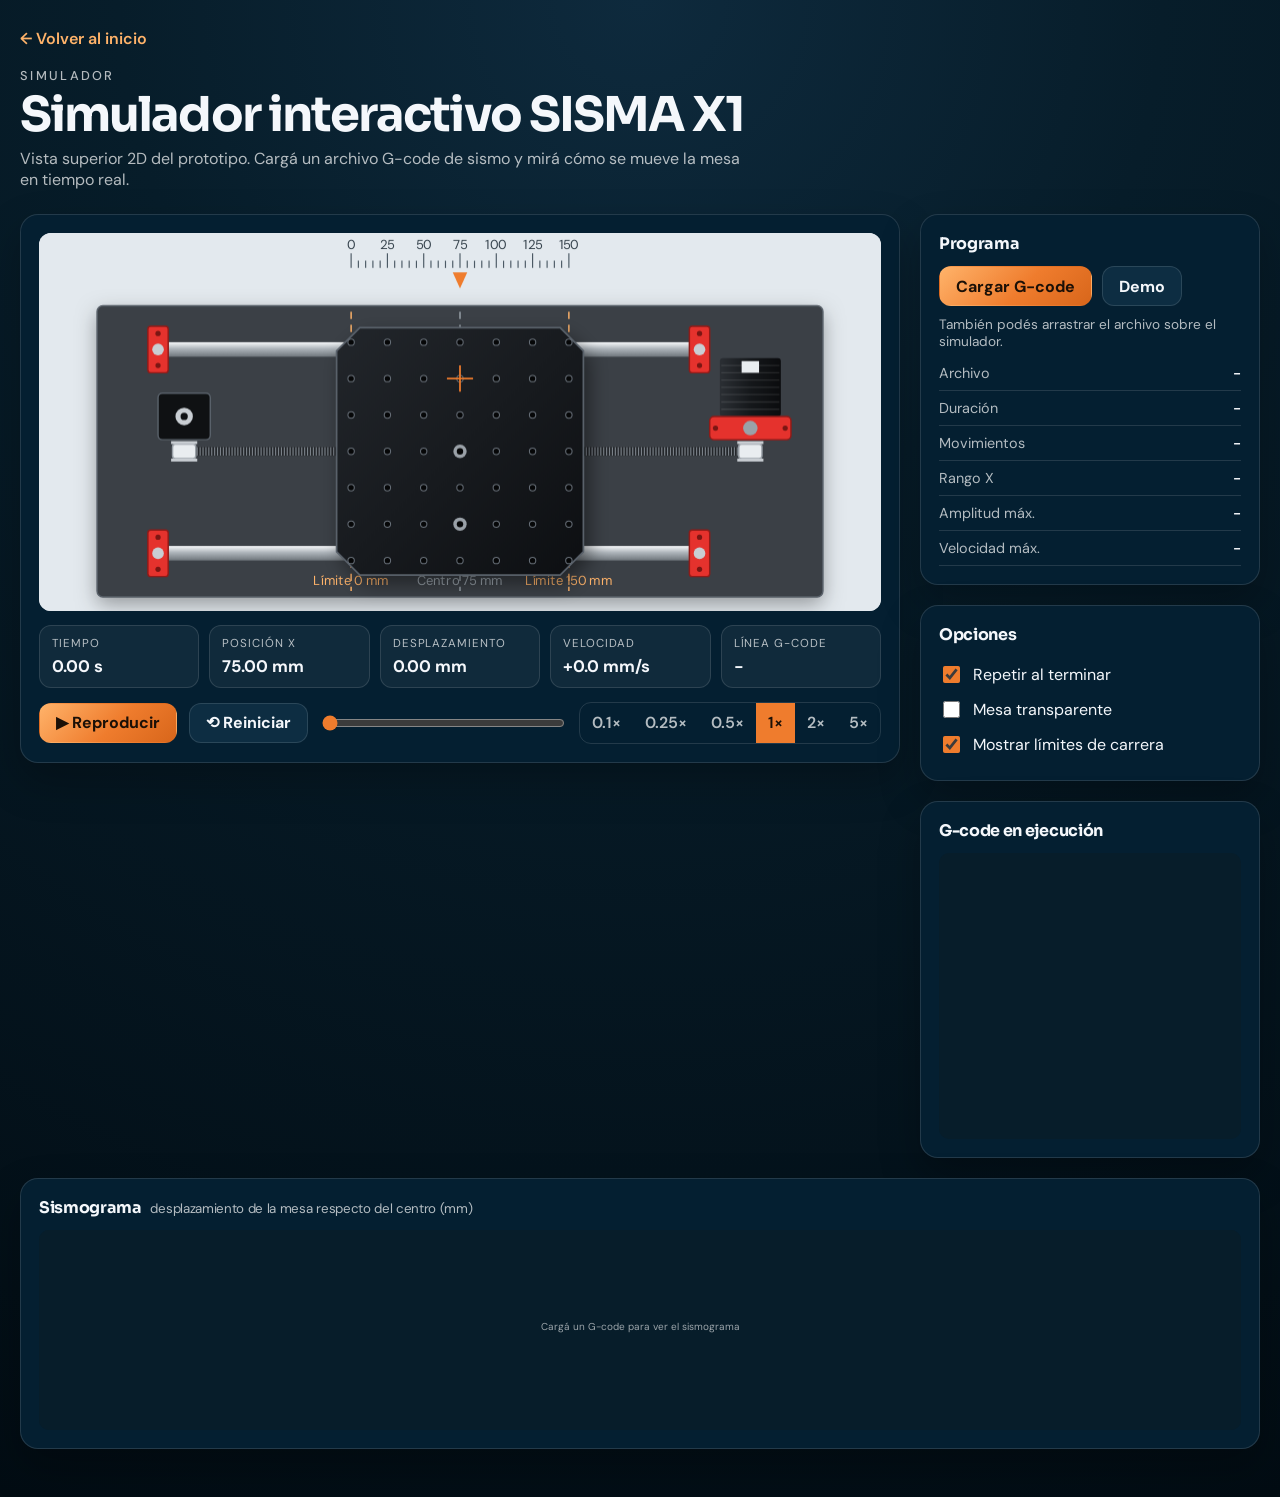
<file: simulador.html>
<!DOCTYPE html>
<html lang="es">

<head>
    <meta charset="UTF-8">
    <meta name="viewport" content="width=device-width, initial-scale=1.0">
    <meta name="description" content="Simulador 2D interactivo del prototipo SISMA X1: reproduce un G-code de sismo sobre la mesa vibratoria.">
    <title>SISMA | Simulador interactivo</title>
    <link rel="icon" href="Logo 3.png" type="image/png">
    <link rel="preconnect" href="https://fonts.googleapis.com">
    <link rel="preconnect" href="https://fonts.gstatic.com" crossorigin>
    <link href="https://fonts.googleapis.com/css2?family=DM+Sans:wght@400;500;600;700;800&family=Sora:wght@400;500;600;700;800&display=swap" rel="stylesheet">
    <link rel="stylesheet" href="simulador.css">
</head>

<body>
    <div class="sim-shell">
        <a class="sim-back" href="index.html">← Volver al inicio</a>

        <header class="sim-header">
            <p class="kicker">Simulador</p>
            <h1>Simulador interactivo SISMA X1</h1>
            <p>Vista superior 2D del prototipo. Cargá un archivo G-code de sismo y mirá cómo se mueve la mesa en tiempo real.</p>
        </header>

        <main class="sim-main">
            <section class="sim-card sim-stage-card" id="dropzone">
                <div class="stage-wrap">
                    <canvas id="stage" role="img" aria-label="Vista superior 2D del prototipo SISMA X1 con la mesa móvil"></canvas>
                    <div id="tip" class="sim-tip" hidden></div>
                </div>

                <div class="sim-hud">
                    <div class="hud-tile"><span>Tiempo</span><strong id="hud-time">0.00 s</strong></div>
                    <div class="hud-tile"><span>Posición X</span><strong id="hud-x">75.00 mm</strong></div>
                    <div class="hud-tile"><span>Desplazamiento</span><strong id="hud-d">0.00 mm</strong></div>
                    <div class="hud-tile"><span>Velocidad</span><strong id="hud-v">0.0 mm/s</strong></div>
                    <div class="hud-tile"><span>Línea G-code</span><strong id="hud-line">-</strong></div>
                </div>

                <div class="sim-controls">
                    <button id="btn-play" class="sim-btn primary" type="button">▶ Reproducir</button>
                    <button id="btn-reset" class="sim-btn" type="button">⟲ Reiniciar</button>
                    <input id="scrub" type="range" min="0" max="1000" value="0" aria-label="Posición en el tiempo">
                    <div class="sim-speed" role="group" aria-label="Velocidad de reproducción">
                        <button type="button" data-speed="0.1">0.1×</button>
                        <button type="button" data-speed="0.25">0.25×</button>
                        <button type="button" data-speed="0.5">0.5×</button>
                        <button type="button" data-speed="1" class="active">1×</button>
                        <button type="button" data-speed="2">2×</button>
                        <button type="button" data-speed="5">5×</button>
                    </div>
                </div>
            </section>

            <aside class="sim-side">
                <section class="sim-card">
                    <h2>Programa</h2>
                    <div class="sim-file-row">
                        <label class="sim-btn primary" for="file">Cargar G-code</label>
                        <input id="file" type="file" accept=".gcode,.nc,.ngc,.gc,.txt">
                        <button id="btn-demo" class="sim-btn" type="button">Demo</button>
                    </div>
                    <p class="sim-hint">También podés arrastrar el archivo sobre el simulador.</p>
                    <p id="msg" class="sim-msg" role="status" hidden></p>
                    <dl class="sim-info">
                        <div><dt>Archivo</dt><dd id="info-name">-</dd></div>
                        <div><dt>Duración</dt><dd id="info-dur">-</dd></div>
                        <div><dt>Movimientos</dt><dd id="info-moves">-</dd></div>
                        <div><dt>Rango X</dt><dd id="info-range">-</dd></div>
                        <div><dt>Amplitud máx.</dt><dd id="info-amp">-</dd></div>
                        <div><dt>Velocidad máx.</dt><dd id="info-vmax">-</dd></div>
                    </dl>
                </section>

                <section class="sim-card">
                    <h2>Opciones</h2>
                    <label class="sim-check"><input id="opt-loop" type="checkbox" checked> Repetir al terminar</label>
                    <label class="sim-check"><input id="opt-transparent" type="checkbox"> Mesa transparente</label>
                    <label class="sim-check"><input id="opt-limits" type="checkbox" checked> Mostrar límites de carrera</label>
                </section>

                <section class="sim-card">
                    <h2>G-code en ejecución</h2>
                    <div id="gcode-view" class="gcode-view" aria-live="off"></div>
                </section>
            </aside>

            <section class="sim-card sim-chart-card">
                <h2>Sismograma <small>desplazamiento de la mesa respecto del centro (mm)</small></h2>
                <canvas id="chart" role="img" aria-label="Gráfico de desplazamiento en el tiempo; clic para moverse en la reproducción"></canvas>
            </section>
        </main>
    </div>

    <script src="simulador.js"></script>
</body>

</html>
</file>
<file: style.css>
:root {
    --navy: #041f31;
    --navy-soft: #0d2d42;
    --orange: #ef7c2d;
    --orange-deep: #d8661b;
    --orange-soft: #ffb36a;
    --white: #f4f7fb;
    --muted: rgba(255, 255, 255, 0.76);
    --panel: rgba(255, 255, 255, 0.04);
    --line: rgba(255, 255, 255, 0.12);
    --shadow: rgba(3, 19, 31, 0.22);
    --bg: #dfe2e6;
    --glow: rgba(239, 124, 45, 0.32);
}

* {
    box-sizing: border-box;
}

html {
    scroll-behavior: smooth;
}

body {
    margin: 0;
    background: radial-gradient(circle at top, #0e2a3d 0%, #071d2a 32%, #020c13 100%);
    color: var(--white);
    font-family: 'Inter', sans-serif;
    -webkit-font-smoothing: antialiased;
    -moz-osx-font-smoothing: grayscale;
}

img {
    max-width: 100%;
    display: block;
}

p,
h1,
h2,
h3,
h4 {
    margin: 0;
}

a {
    color: inherit;
    text-decoration: none;
}

.page-shell {
    position: relative;
    width: min(1320px, calc(100% - 52px));
    margin: 30px auto;
    background: var(--navy);
    border-radius: 20px;
    overflow: hidden;
    box-shadow: 0 30px 70px rgba(0, 0, 0, 0.28);
}

.hero {
    position: relative;
    display: grid;
    grid-template-columns: 0.9fr 1.3fr;
    align-items: center;
    min-height: 820px;
    padding: 30px 42px 20px;
    background: var(--navy);
}

.hero::after {
    content: "";
    position: absolute;
    right: -130px;
    bottom: -90px;
    width: 800px;
    height: 620px;
    background: var(--orange);
    border-radius: 300px 0 0 300px;
    z-index: 0;
}

.hero-left,
.hero-right {
    position: relative;
    z-index: 1;
}

.brand-badge {
    display: inline-flex;
    align-items: center;
    justify-content: center;
    width: 150px;
    height: 150px;
    border-radius: 50%;
    background: rgba(255, 255, 255, 0.98);
    margin-bottom: 18px;
    box-shadow: 0 12px 24px rgba(0, 0, 0, 0.15), 0 0 0 8px rgba(255, 255, 255, 0.06);
    overflow: hidden;
    animation: floatBadge 4.5s ease-in-out infinite;
}

.brand-badge img {
    width: 88%;
    height: 88%;
    object-fit: contain;
    border-radius: 50%;
}

@keyframes floatBadge {
    0%, 100% { transform: translateY(0px); }
    50% { transform: translateY(-8px); }
}

.eyebrow,
.kicker {
    display: inline-block;
    font-size: 0.8rem;
    letter-spacing: 0.18em;
    text-transform: uppercase;
    color: rgba(255, 255, 255, 0.7);
    font-weight: 500;
}

.big-title {
    margin-top: 8px;
    font-size: clamp(5.1rem, 12vw, 13rem);
    line-height: 0.88;
    font-weight: 900;
    letter-spacing: -0.07em;
    color: var(--white);
}

.hero-copy {
    margin-top: 28px;
    max-width: 760px;
    font-size: clamp(2.1rem, 3vw, 4rem);
    line-height: 1.08;
    letter-spacing: -0.05em;
    font-weight: 800;
    color: var(--white);
}

.hero-actions {
    display: flex;
    flex-wrap: wrap;
    gap: 14px;
    margin-top: 32px;
}

.button {
    position: relative;
    display: inline-flex;
    align-items: center;
    justify-content: center;
    min-height: 62px;
    padding: 0 24px;
    border-radius: 28px;
    font-size: 1.2rem;
    font-weight: 800;
    letter-spacing: -0.04em;
    text-transform: uppercase;
    overflow: hidden;
    isolation: isolate;
    transition: transform 0.25s ease, box-shadow 0.25s ease, filter 0.25s ease, border-color 0.25s ease;
    box-shadow: 0 12px 20px rgba(0, 0, 0, 0.14);
}

.button::before {
    content: "";
    position: absolute;
    inset: 0;
    background: linear-gradient(120deg, transparent 0%, rgba(255, 255, 255, 0.38) 48%, transparent 100%);
    transform: translateX(-140%);
    transition: transform 0.7s ease;
    z-index: -1;
}

.button:hover,
.button:focus-visible {
    transform: translateY(-3px) scale(1.01);
    filter: brightness(1.06);
    box-shadow: 0 18px 26px rgba(0, 0, 0, 0.18), 0 0 24px rgba(255, 179, 106, 0.2);
}

.button:hover::before,
.button:focus-visible::before {
    transform: translateX(140%);
}

.button.primary {
    background: linear-gradient(135deg, var(--orange-soft), var(--orange) 55%, var(--orange-deep));
    color: var(--white);
    box-shadow: inset 0 -4px 0 rgba(0, 0, 0, 0.08), 0 16px 28px rgba(239, 124, 45, 0.26);
}

.button.secondary {
    border: 1px solid rgba(255, 255, 255, 0.18);
    color: var(--white);
    background: linear-gradient(135deg, rgba(255, 255, 255, 0.08), rgba(255, 255, 255, 0.02));
}

.button.tertiary {
    background: linear-gradient(135deg, #f7f8fb, #dfe8f7 50%, #cbd9f4);
    color: var(--navy);
    border: 1px solid rgba(255, 255, 255, 0.7);
    box-shadow: 0 16px 28px rgba(97, 126, 170, 0.18);
}

.team-summary {
    margin-top: 42px;
    max-width: 780px;
}

.team-summary h3 {
    font-size: clamp(1.5rem, 2.7vw, 3.3rem);
    line-height: 1.18;
    letter-spacing: -0.06em;
    font-weight: 900;
    color: var(--white);
}

.school-line {
    margin-top: 26px;
    font-size: clamp(1.35rem, 2vw, 2.5rem);
    line-height: 1.15;
    letter-spacing: -0.05em;
    font-weight: 900;
    color: var(--white);
}

.hero-right {
    display: flex;
    justify-content: flex-end;
    align-items: center;
    min-height: 760px;
}

.photo-scene {
    position: relative;
    display: flex;
    align-items: center;
    justify-content: center;
    width: min(900px, 100%);
    height: 700px;
}

.photo-scene::before {
    content: "";
    position: absolute;
    right: 12%;
    top: 50%;
    width: 420px;
    height: 420px;
    transform: translateY(-50%);
    background: radial-gradient(circle at 30% 30%, #ffb26b, #ef7c2d 55%, #d15a00 100%);
    border-radius: 50%;
    box-shadow: 0 20px 40px rgba(239, 124, 45, 0.32);
}

.photo-frame {
    position: relative;
    z-index: 1;
    width: min(680px, 86%);
    aspect-ratio: 1 / 1;
    overflow: hidden;
    border-radius: 50%;
    border: 16px solid rgba(255, 255, 255, 0.16);
    box-shadow: 0 18px 24px rgba(0, 0, 0, 0.15), 0 0 32px rgba(239, 124, 45, 0.15);
    background: rgba(255, 255, 255, 0.15);
    transition: transform 0.35s ease, box-shadow 0.35s ease;
}

.photo-frame:hover {
    transform: scale(1.02) rotate(-1deg);
    box-shadow: 0 22px 34px rgba(0, 0, 0, 0.18), 0 0 32px rgba(239, 124, 45, 0.2);
}

.photo-frame img {
    width: 100%;
    height: 100%;
    object-fit: cover;
    filter: saturate(1.1) contrast(1.08);
    transition: transform 0.35s ease;
}

.photo-frame:hover img {
    transform: scale(1.05);
}

.page-number {
    position: absolute;
    right: 42px;
    bottom: 18px;
    z-index: 2;
    font-size: 1.2rem;
    font-weight: 700;
    color: rgba(255, 255, 255, 0.75);
}

.main-content {
    padding: 28px 42px 40px;
    background: rgba(8, 31, 46, 0.92);
}

.section {
    margin-bottom: 34px;
}

.feature-band {
    position: relative;
    padding: 30px 24px 24px;
    border: 1px solid rgba(255, 255, 255, 0.12);
    border-radius: 28px;
    overflow: hidden;
    box-shadow: 0 20px 40px rgba(0, 0, 0, 0.12);
}

.feature-band::before {
    content: "";
    position: absolute;
    inset: 0;
    background: linear-gradient(135deg, rgba(255, 255, 255, 0.08), transparent 45%, rgba(255, 255, 255, 0.03));
    pointer-events: none;
}

.feature-band > * {
    position: relative;
    z-index: 1;
}

.feature-band-primary {
    background: linear-gradient(135deg, rgba(239, 124, 45, 0.16), rgba(8, 31, 46, 0.9) 45%, rgba(9, 48, 71, 0.94));
    border-color: rgba(255, 179, 106, 0.35);
}

.feature-band-secondary {
    background: linear-gradient(135deg, rgba(122, 215, 255, 0.12), rgba(8, 31, 46, 0.9) 45%, rgba(11, 55, 72, 0.94));
    border-color: rgba(122, 215, 255, 0.28);
}

.feature-band-primary .info-card {
    background: linear-gradient(180deg, rgba(255, 255, 255, 0.06), rgba(239, 124, 45, 0.08));
    border-color: rgba(255, 179, 106, 0.25);
}

.feature-band-secondary .info-card {
    background: linear-gradient(180deg, rgba(255, 255, 255, 0.06), rgba(122, 215, 255, 0.08));
    border-color: rgba(122, 215, 255, 0.24);
}

.feature-band-primary .section-head h2,
.feature-band-secondary .section-head h2 {
    text-shadow: 0 0 20px rgba(255, 255, 255, 0.12);
}

.section-head {
    margin-bottom: 20px;
}

.section-head h2 {
    margin-top: 12px;
    font-size: clamp(2rem, 3vw, 3rem);
    line-height: 1.1;
    letter-spacing: -0.05em;
    font-weight: 900;
    color: var(--white);
}

.left-aligned {
    margin-bottom: 18px;
}

.info-grid,
.team-grid,
.role-grid,
.contact-grid {
    display: grid;
    gap: 22px;
}

.info-grid {
    grid-template-columns: repeat(3, minmax(0, 1fr));
}

.info-card,
.member-card,
.role-card,
.contact-card,
.tech-panel {
    background: var(--panel);
    border: 1px solid var(--line);
    border-radius: 22px;
    padding: 24px 20px;
    box-shadow: inset 0 0 0 1px rgba(255, 255, 255, 0.02), 0 10px 18px rgba(0, 0, 0, 0.08);
    transition: transform 0.28s ease, box-shadow 0.28s ease, border-color 0.28s ease, background 0.28s ease;
}

.info-card:hover,
.member-card:hover,
.role-card:hover,
.contact-card:hover,
.tech-panel:hover,
.prototype-panel:hover {
    transform: translateY(-6px) scale(1.01);
    border-color: rgba(255, 179, 106, 0.38);
    box-shadow: 0 18px 28px rgba(0, 0, 0, 0.14), 0 0 22px rgba(239, 124, 45, 0.12);
}

.info-card h3 {
    font-size: 1.5rem;
    margin-bottom: 12px;
    letter-spacing: -0.05em;
}

.info-card p,
.member-card p,
.role-card p,
.contact-card span,
.tech-list li {
    color: var(--muted);
    line-height: 1.7;
    font-size: 0.98rem;
}

.info-card ul {
    margin: 0;
    padding-left: 18px;
    display: grid;
    gap: 8px;
}

.info-card li {
    color: var(--muted);
    line-height: 1.6;
    font-size: 0.95rem;
}

.info-card li strong {
    color: var(--white);
}

.info-card code {
    padding: 1px 5px;
    border-radius: 6px;
    background: rgba(255, 255, 255, 0.08);
    color: var(--orange-soft);
    font-size: 0.85em;
}

.team-grid {
    grid-template-columns: repeat(3, minmax(0, 1fr));
}

.member-card {
    text-align: left;
}

.avatar {
    width: 74px;
    height: 74px;
    display: grid;
    place-items: center;
    border-radius: 50%;
    margin-bottom: 16px;
    font-size: 1.2rem;
    font-weight: 900;
    color: var(--navy);
}

.avatar-one {
    background: linear-gradient(135deg, #ffd3a1, #f7a75b);
}

.avatar-two {
    background: linear-gradient(135deg, #d1f2ff, #7ad7ff);
}

.avatar-three {
    background: linear-gradient(135deg, #f2d2ef, #d9a5e8);
}

.member-card h3 {
    font-size: 1.5rem;
    line-height: 1.2;
    letter-spacing: -0.04em;
    margin-bottom: 8px;
}

.role {
    display: inline-block;
    margin-bottom: 10px;
    font-size: 0.82rem;
    font-weight: 800;
    letter-spacing: 0.08em;
    text-transform: uppercase;
    color: #ffbc82;
}

.role-grid {
    grid-template-columns: repeat(4, minmax(0, 1fr));
}

.role-card {
    min-height: 220px;
}

.role-tag {
    display: inline-flex;
    width: 38px;
    height: 38px;
    align-items: center;
    justify-content: center;
    border-radius: 50%;
    background: var(--orange);
    color: var(--white);
    font-weight: 800;
    margin-bottom: 16px;
}

.role-card h3 {
    font-size: 1.4rem;
    margin-bottom: 10px;
    letter-spacing: -0.04em;
}

.split-section {
    display: grid;
    grid-template-columns: 1.1fr 0.9fr;
    gap: 28px;
    align-items: center;
}

.tech-panel {
    padding: 28px 22px;
}

.tech-list {
    list-style: none;
    padding: 0;
    margin: 0;
    display: grid;
    gap: 16px;
}

.tech-list li {
    position: relative;
    padding-left: 20px;
}

.tech-list li::before {
    content: "•";
    position: absolute;
    left: 0;
    color: var(--orange);
    font-size: 1.7rem;
    line-height: 1;
}

.prototype-link {
    display: block;
    transition: transform 0.28s ease, filter 0.28s ease;
}

.prototype-link:hover {
    transform: translateY(-4px);
    filter: brightness(1.04);
}

.prototype-panel {
    background: linear-gradient(180deg, rgba(255, 255, 255, 0.04), rgba(255, 255, 255, 0.02));
    border: 1px solid var(--line);
    border-radius: 24px;
    padding: 18px;
    transition: transform 0.28s ease, box-shadow 0.28s ease, border-color 0.28s ease;
    box-shadow: 0 12px 22px rgba(0, 0, 0, 0.08);
}

.prototype-panel img {
    width: 100%;
    border-radius: 18px;
    object-fit: cover;
    min-height: 290px;
    transition: transform 0.35s ease, filter 0.35s ease;
}

.prototype-panel:hover img {
    transform: scale(1.02);
    filter: saturate(1.1) contrast(1.06);
}

.prototype-col {
    display: grid;
    gap: 16px;
    min-width: 0;
}

.sim-cta {
    display: flex;
    align-items: center;
    gap: 18px;
    padding: 22px 24px;
    border-radius: 14px;
    background: linear-gradient(135deg, var(--orange-soft), var(--orange) 55%, var(--orange-deep));
    color: #1b1007;
    box-shadow: 0 16px 28px rgba(239, 124, 45, 0.26);
    transition: transform 0.25s ease, filter 0.25s ease;
}

.sim-cta:hover,
.sim-cta:focus-visible {
    transform: translateY(-3px);
    filter: brightness(1.06);
}

.sim-cta-icon {
    display: grid;
    flex: 0 0 52px;
    width: 52px;
    height: 52px;
    place-items: center;
    border-radius: 50%;
    background: var(--navy);
    color: var(--orange-soft);
    font-size: 1.3rem;
}

.sim-cta strong {
    display: block;
    font-size: 1.35rem;
    font-weight: 800;
    letter-spacing: -0.03em;
}

.sim-cta small {
    display: block;
    margin-top: 4px;
    font-size: 0.9rem;
    line-height: 1.4;
    opacity: 0.85;
}

.sim-cta-arrow {
    margin-left: auto;
    font-size: 1.8rem;
    font-weight: 800;
}

.gallery-page {
    min-height: 100vh;
    background: linear-gradient(180deg, #061f2d 0%, #071522 100%);
    color: var(--white);
    padding: 40px 20px 60px;
}

.gallery-shell {
    width: min(1200px, 100%);
    margin: 0 auto;
}

.gallery-header {
    text-align: center;
    margin-bottom: 30px;
}

.gallery-header h1 {
    font-size: clamp(2.2rem, 5vw, 4rem);
    letter-spacing: -0.06em;
    margin-bottom: 12px;
}

.gallery-header p {
    color: var(--muted);
    font-size: 1.05rem;
}

.gallery-grid {
    display: grid;
    grid-template-columns: repeat(auto-fit, minmax(230px, 1fr));
    gap: 22px;
}

.gallery-card {
    background: rgba(255, 255, 255, 0.04);
    border: 1px solid var(--line);
    border-radius: 22px;
    padding: 14px;
    overflow: hidden;
    box-shadow: 0 18px 28px rgba(0, 0, 0, 0.12);
    transition: transform 0.25s ease, border-color 0.25s ease, box-shadow 0.25s ease;
}

.gallery-card:hover {
    transform: translateY(-6px);
    border-color: rgba(255, 179, 106, 0.4);
    box-shadow: 0 22px 32px rgba(0, 0, 0, 0.18), 0 0 18px rgba(239, 124, 45, 0.12);
}

.gallery-card img {
    width: 100%;
    height: 220px;
    object-fit: cover;
    border-radius: 16px;
    display: block;
    transition: transform 0.3s ease;
}

.gallery-card:hover img {
    transform: scale(1.03);
}

.gallery-back {
    display: inline-flex;
    align-items: center;
    justify-content: center;
    margin-bottom: 24px;
    padding: 12px 18px;
    border-radius: 999px;
    border: 1px solid rgba(255, 255, 255, 0.18);
    background: rgba(255, 255, 255, 0.04);
    color: var(--white);
    font-weight: 700;
    transition: transform 0.25s ease, background 0.25s ease;
}

.gallery-back:hover {
    transform: translateX(-2px);
    background: rgba(255, 255, 255, 0.08);
}

.contact-grid {
    grid-template-columns: repeat(3, minmax(0, 1fr));
}

.contact-card {
    display: flex;
    align-items: center;
    gap: 16px;
    min-height: 120px;
}

.contact-card img {
    width: 54px;
    height: 54px;
    object-fit: contain;
    border-radius: 12px;
    transition: transform 0.25s ease;
}

.contact-card:hover img {
    transform: rotate(-6deg) scale(1.08);
}

.contact-card h3 {
    font-size: 1.3rem;
    margin-bottom: 6px;
    letter-spacing: -0.04em;
}

.site-footer {
    padding: 18px 20px 30px;
    text-align: center;
    color: rgba(255, 255, 255, 0.7);
    letter-spacing: 0.02em;
    background: linear-gradient(180deg, rgba(255, 255, 255, 0.02), rgba(239, 124, 45, 0.04));
}

:focus-visible {
    outline: 3px solid rgba(255, 179, 106, 0.9);
    outline-offset: 3px;
}

@media (max-width: 1100px) {
    .hero {
        grid-template-columns: 1fr;
        padding-bottom: 60px;
    }

    .hero::after {
        right: -140px;
        bottom: -40px;
        width: 740px;
        height: 510px;
    }

    .hero-right {
        min-height: 440px;
        margin-top: 20px;
    }

    .photo-scene {
        width: min(620px, 100%);
        height: 500px;
    }

    .info-grid,
    .team-grid,
    .role-grid,
    .contact-grid,
    .split-section {
        grid-template-columns: 1fr;
    }
}

@media (max-width: 640px) {
    .page-shell {
        width: calc(100% - 18px);
        margin: 10px auto;
    }

    .hero {
        padding: 18px 18px 18px;
        min-height: auto;
    }

    .brand-badge {
        width: 112px;
        height: 112px;
    }

    .big-title {
        font-size: 4.5rem;
    }

    .hero-copy {
        font-size: 2.1rem;
    }

    .button {
        width: 100%;
    }

    .main-content {
        padding: 18px 18px 26px;
    }

    .section-head h2 {
        font-size: 2.2rem;
    }
}

body {
    font-family: 'DM Sans', sans-serif;
    background:
        radial-gradient(ellipse at 82% 8%, rgba(239, 124, 45, 0.12), transparent 30%),
        radial-gradient(circle at top, #102c40 0%, #071d2a 38%, #020c13 100%);
}

h1,
h2,
h3,
h4 {
    font-family: 'Sora', sans-serif;
    letter-spacing: 0;
}

.big-title,
.hero-copy,
.team-summary h3,
.school-line,
.section-head h2,
.info-card h3,
.member-card h3,
.role-card h3,
.contact-card h3,
.gallery-header h1 {
    letter-spacing: 0;
}

.page-shell {
    width: min(1440px, calc(100% - clamp(24px, 6vw, 88px)));
    margin: clamp(12px, 3vw, 36px) auto;
    border-radius: 16px;
}

.hero {
    grid-template-columns: minmax(0, 0.88fr) minmax(0, 1.12fr);
    gap: clamp(16px, 3vw, 40px);
    min-height: 0;
    padding: clamp(28px, 5vw, 68px);
}

.hero::after {
    display: none;
}

.big-title {
    font-size: clamp(5rem, 10vw, 10rem);
    line-height: 0.95;
}

.hero-copy {
    max-width: 620px;
    font-size: clamp(1.8rem, 3.4vw, 3.2rem);
    line-height: 1.16;
}

.hero-right {
    min-height: 0;
}

.photo-scene {
    width: 100%;
    height: auto;
    aspect-ratio: 1;
}

.photo-scene::before {
    right: auto;
    left: 50%;
    width: 94%;
    height: auto;
    transform: translate(-50%, -50%);
    aspect-ratio: 1;
}

.photo-frame {
    width: min(82%, 610px);
    border-width: clamp(8px, 1.3vw, 16px);
}

.button {
    min-height: 52px;
    padding: 0 20px;
    border-radius: 8px;
    font-size: 0.92rem;
    letter-spacing: 0;
}

.main-content {
    padding: clamp(28px, 5vw, 64px);
}

.section {
    margin-bottom: clamp(36px, 5vw, 64px);
}

.section-head {
    margin-bottom: 24px;
}

.section-head h2 {
    font-size: clamp(2rem, 4vw, 3.1rem);
    line-height: 1.15;
}

.info-grid,
.team-grid,
.role-grid,
.contact-grid {
    gap: clamp(14px, 2vw, 22px);
}

.info-card,
.member-card,
.role-card,
.contact-card,
.tech-panel {
    min-width: 0;
    padding: clamp(18px, 2.4vw, 28px);
    border-radius: 12px;
}

.info-card:hover,
.member-card:hover,
.role-card:hover,
.contact-card:hover,
.tech-panel:hover,
.prototype-panel:hover {
    transform: translateY(-3px);
}

.member-card h3,
.role-card h3,
.info-card h3 {
    line-height: 1.3;
}

.prototype-panel {
    border-radius: 12px;
}

.prototype-panel img {
    min-height: 0;
    aspect-ratio: 4 / 3;
    border-radius: 8px;
    animation: prototypePhotoMotion 6s ease-in-out infinite;
    transform-origin: center;
}

.prototype-panel {
    overflow: hidden;
}

.prototype-cta {
    display: flex;
    align-items: center;
    justify-content: space-between;
    gap: 16px;
    padding: 16px 2px 2px;
}

.prototype-cta strong,
.prototype-cta small {
    display: block;
}

.prototype-cta strong {
    font-size: 1rem;
}

.prototype-cta small {
    margin-top: 4px;
    color: var(--muted);
    font-size: 0.84rem;
    line-height: 1.5;
}

.prototype-cta-arrow {
    display: grid;
    flex: 0 0 40px;
    width: 40px;
    height: 40px;
    place-items: center;
    border-radius: 50%;
    background: var(--orange);
    color: var(--white);
    font-size: 1.25rem;
    transition: transform 0.25s ease;
}

.prototype-link:hover .prototype-cta-arrow,
.prototype-link:focus-visible .prototype-cta-arrow {
    transform: translate(2px, -2px);
}

.prototype-link:hover .prototype-panel img,
.prototype-link:focus-visible .prototype-panel img {
    animation: none;
    transform: scale(1.035);
}

@keyframes prototypePhotoMotion {
    0%,
    100% {
        transform: scale(1);
    }

    50% {
        transform: scale(1.025);
    }
}

.gallery-page {
    padding: clamp(20px, 5vw, 56px) clamp(12px, 4vw, 32px) 64px;
    background:
        radial-gradient(ellipse at 85% 4%, rgba(239, 124, 45, 0.12), transparent 30%),
        linear-gradient(180deg, #061f2d 0%, #071522 100%);
}

.gallery-header {
    margin: 12px auto 40px;
    max-width: 760px;
}

.gallery-header h1 {
    font-size: clamp(2rem, 5vw, 4rem);
    line-height: 1.15;
}

.gallery-header p {
    line-height: 1.7;
}

.gallery-grid {
    grid-template-columns: repeat(auto-fit, minmax(min(100%, 260px), 1fr));
    gap: clamp(12px, 2vw, 22px);
}

.gallery-card {
    min-width: 0;
    padding: 10px;
    border-radius: 12px;
}

.gallery-card img {
    height: auto;
    aspect-ratio: 4 / 3;
    border-radius: 8px;
}

.gallery-back {
    min-height: 44px;
    padding: 10px 16px;
    border-radius: 8px;
}

.site-footer {
    padding: 24px clamp(18px, 4vw, 40px) 32px;
    line-height: 1.6;
}

@media (max-width: 1100px) {
    .hero {
        grid-template-columns: minmax(0, 0.9fr) minmax(0, 1.1fr);
    }

    .hero-right {
        min-height: 0;
        margin-top: 0;
    }

    .photo-scene {
        height: auto;
    }

    .info-grid,
    .team-grid,
    .contact-grid {
        grid-template-columns: repeat(2, minmax(0, 1fr));
    }

    .role-grid {
        grid-template-columns: repeat(2, minmax(0, 1fr));
    }

    .split-section {
        grid-template-columns: minmax(0, 1.1fr) minmax(0, 0.9fr);
    }
}

@media (max-width: 820px) {
    .hero {
        grid-template-columns: minmax(0, 1fr);
        gap: 18px;
    }

    .hero-right {
        justify-content: center;
    }

    .photo-scene {
        width: min(620px, 100%);
    }

    .split-section {
        grid-template-columns: minmax(0, 1fr);
    }
}

@media (max-width: 640px) {
    .page-shell {
        width: calc(100% - 20px);
        margin: 10px auto;
        border-radius: 12px;
    }

    .hero {
        padding: 24px 18px 20px;
    }

    .hero::after {
        right: -32%;
        bottom: -12%;
        width: 90%;
        height: 48%;
    }

    .brand-badge {
        width: 92px;
        height: 92px;
    }

    .eyebrow,
    .kicker {
        font-size: 0.72rem;
        line-height: 1.5;
    }

    .big-title {
        font-size: clamp(4.2rem, 21vw, 6.5rem);
    }

    .hero-copy {
        margin-top: 18px;
        font-size: clamp(1.7rem, 8vw, 2.4rem);
    }

    .hero-actions {
        gap: 10px;
        margin-top: 24px;
    }

    .button {
        width: 100%;
    }

    .team-summary {
        margin-top: 28px;
    }

    .team-summary h3 {
        font-size: clamp(1.2rem, 5.5vw, 1.6rem);
        line-height: 1.4;
    }

    .school-line {
        margin-top: 16px;
        font-size: 1.2rem;
    }

    .hero-right {
        margin-top: 2px;
    }

    .photo-scene {
        width: min(420px, 100%);
    }

    .main-content {
        padding: 28px 18px 20px;
    }

    .info-grid,
    .team-grid,
    .role-grid,
    .contact-grid {
        grid-template-columns: minmax(0, 1fr);
    }

    .section-head h2 {
        font-size: clamp(1.8rem, 8vw, 2.35rem);
    }

    .gallery-page {
        padding-right: 12px;
        padding-left: 12px;
    }

    .gallery-header {
        margin-bottom: 28px;
    }

    .contact-card {
        min-height: 96px;
    }
}

@media (prefers-reduced-motion: reduce) {
    *,
    *::before,
    *::after {
        scroll-behavior: auto !important;
        animation-duration: 0.01ms !important;
        animation-iteration-count: 1 !important;
        transition-duration: 0.01ms !important;
    }
}
</file>
<file: simulador.css>
:root {
    --navy: #041f31;
    --navy-soft: #0d2d42;
    --orange: #ef7c2d;
    --orange-deep: #d8661b;
    --orange-soft: #ffb36a;
    --white: #f4f7fb;
    --muted: rgba(255, 255, 255, 0.7);
    --line: rgba(255, 255, 255, 0.12);
    --panel: rgba(255, 255, 255, 0.05);
}

* {
    box-sizing: border-box;
}

body {
    margin: 0;
    min-height: 100vh;
    background: radial-gradient(circle at top, #0e2a3d 0%, #071d2a 32%, #020c13 100%);
    color: var(--white);
    font-family: 'DM Sans', 'Inter', sans-serif;
    -webkit-font-smoothing: antialiased;
}

h1,
h2,
p,
dl,
dd {
    margin: 0;
}

.sim-shell {
    width: min(1320px, calc(100% - 40px));
    margin: 28px auto 48px;
}

.sim-back {
    display: inline-block;
    margin-bottom: 18px;
    color: var(--orange-soft);
    font-weight: 600;
    text-decoration: none;
}

.sim-back:hover {
    text-decoration: underline;
}

.sim-header {
    margin-bottom: 24px;
}

.kicker {
    font-size: 0.8rem;
    letter-spacing: 0.18em;
    text-transform: uppercase;
    color: var(--muted);
    font-weight: 500;
}

.sim-header h1 {
    margin: 6px 0 8px;
    font-family: 'Sora', 'DM Sans', sans-serif;
    font-size: clamp(1.8rem, 4vw, 3rem);
    letter-spacing: -0.04em;
    line-height: 1.05;
}

.sim-header p:last-child {
    max-width: 720px;
    color: var(--muted);
}

.sim-main {
    display: grid;
    grid-template-columns: minmax(0, 1fr) 340px;
    gap: 20px;
    align-items: start;
}

.sim-card {
    background: var(--navy);
    border: 1px solid var(--line);
    border-radius: 18px;
    padding: 18px;
    box-shadow: 0 18px 40px rgba(0, 0, 0, 0.25);
}

.sim-card h2 {
    font-family: 'Sora', 'DM Sans', sans-serif;
    font-size: 1rem;
    letter-spacing: -0.02em;
    margin-bottom: 12px;
}

.sim-card h2 small {
    margin-left: 6px;
    font-family: 'DM Sans', sans-serif;
    font-weight: 400;
    color: var(--muted);
}

.sim-side {
    display: grid;
    gap: 20px;
}

.sim-chart-card {
    grid-column: 1 / -1;
}

.stage-wrap {
    position: relative;
}

.sim-tip {
    position: absolute;
    z-index: 2;
    max-width: 240px;
    padding: 8px 10px;
    border-radius: 10px;
    background: rgba(4, 31, 49, 0.95);
    border: 1px solid var(--orange);
    font-size: 0.8rem;
    line-height: 1.35;
    pointer-events: none;
}

.sim-tip strong {
    display: block;
    color: var(--orange-soft);
    margin-bottom: 2px;
}

#stage {
    display: block;
    width: 100%;
    aspect-ratio: 580 / 260;
    border-radius: 12px;
    background: #e3e9ee;
}

#dropzone.dragging {
    outline: 2px dashed var(--orange);
    outline-offset: 4px;
}

#chart {
    display: block;
    width: 100%;
    height: 200px;
    border-radius: 10px;
    background: #071d2a;
    cursor: crosshair;
    touch-action: none;
}

.sim-hud {
    display: grid;
    grid-template-columns: repeat(5, minmax(0, 1fr));
    gap: 10px;
    margin-top: 14px;
}

.hud-tile {
    padding: 10px 12px;
    border-radius: 12px;
    background: var(--panel);
    border: 1px solid var(--line);
}

.hud-tile span {
    display: block;
    font-size: 0.72rem;
    letter-spacing: 0.08em;
    text-transform: uppercase;
    color: var(--muted);
}

.hud-tile strong {
    display: block;
    margin-top: 4px;
    font-size: 1.05rem;
    font-variant-numeric: tabular-nums;
    white-space: nowrap;
}

.sim-controls {
    display: flex;
    flex-wrap: wrap;
    align-items: center;
    gap: 12px;
    margin-top: 14px;
}

.sim-controls input[type="range"] {
    flex: 1 1 200px;
    min-width: 140px;
    accent-color: var(--orange);
}

.sim-btn {
    display: inline-flex;
    align-items: center;
    justify-content: center;
    min-height: 40px;
    padding: 0 16px;
    border: 1px solid var(--line);
    border-radius: 12px;
    background: var(--navy-soft);
    color: var(--white);
    font: inherit;
    font-weight: 700;
    cursor: pointer;
    transition: transform 0.15s ease, filter 0.15s ease;
}

.sim-btn:hover {
    transform: translateY(-1px);
    filter: brightness(1.12);
}

.sim-btn.primary {
    border-color: transparent;
    background: linear-gradient(135deg, var(--orange-soft), var(--orange) 55%, var(--orange-deep));
    color: #1b1007;
}

.sim-speed {
    display: inline-flex;
    border: 1px solid var(--line);
    border-radius: 12px;
    overflow: hidden;
}

.sim-speed button {
    min-height: 40px;
    padding: 0 12px;
    border: 0;
    background: transparent;
    color: var(--muted);
    font: inherit;
    font-weight: 600;
    cursor: pointer;
}

.sim-speed button.active {
    background: var(--orange);
    color: #1b1007;
}

.sim-file-row {
    display: flex;
    gap: 10px;
}

#file {
    display: none;
}

.sim-hint {
    margin-top: 10px;
    font-size: 0.85rem;
    color: var(--muted);
}

.sim-msg {
    margin-top: 10px;
    padding: 8px 10px;
    border-radius: 10px;
    background: rgba(239, 124, 45, 0.16);
    border: 1px solid rgba(239, 124, 45, 0.5);
    font-size: 0.85rem;
}

.sim-info {
    margin-top: 14px;
    display: grid;
    gap: 8px;
}

.sim-info div {
    display: flex;
    justify-content: space-between;
    gap: 12px;
    padding-bottom: 8px;
    border-bottom: 1px solid var(--line);
    font-size: 0.9rem;
}

.sim-info dt {
    color: var(--muted);
}

.sim-info dd {
    text-align: right;
    font-weight: 600;
    font-variant-numeric: tabular-nums;
    overflow: hidden;
    text-overflow: ellipsis;
    white-space: nowrap;
    min-width: 0;
}

.sim-check {
    display: flex;
    align-items: center;
    gap: 10px;
    padding: 6px 0;
    cursor: pointer;
}

.sim-check input {
    accent-color: var(--orange);
    width: 17px;
    height: 17px;
}

.gcode-view {
    font-family: Consolas, 'Courier New', monospace;
    font-size: 0.8rem;
    border-radius: 10px;
    background: #071d2a;
    overflow: hidden;
}

.gline {
    display: flex;
    gap: 10px;
    padding: 3px 10px;
    min-height: 22px;
    color: var(--muted);
}

.gline .n {
    flex: 0 0 44px;
    text-align: right;
    opacity: 0.55;
}

.gline .t {
    overflow: hidden;
    text-overflow: ellipsis;
    white-space: nowrap;
}

.gline.active {
    background: rgba(239, 124, 45, 0.25);
    color: var(--white);
}

@media (max-width: 1000px) {
    .sim-main {
        grid-template-columns: 1fr;
    }

    .sim-hud {
        grid-template-columns: repeat(3, minmax(0, 1fr));
    }
}

@media (max-width: 560px) {
    .sim-shell {
        width: calc(100% - 24px);
    }

    .sim-hud {
        grid-template-columns: repeat(2, minmax(0, 1fr));
    }
}
</file>
